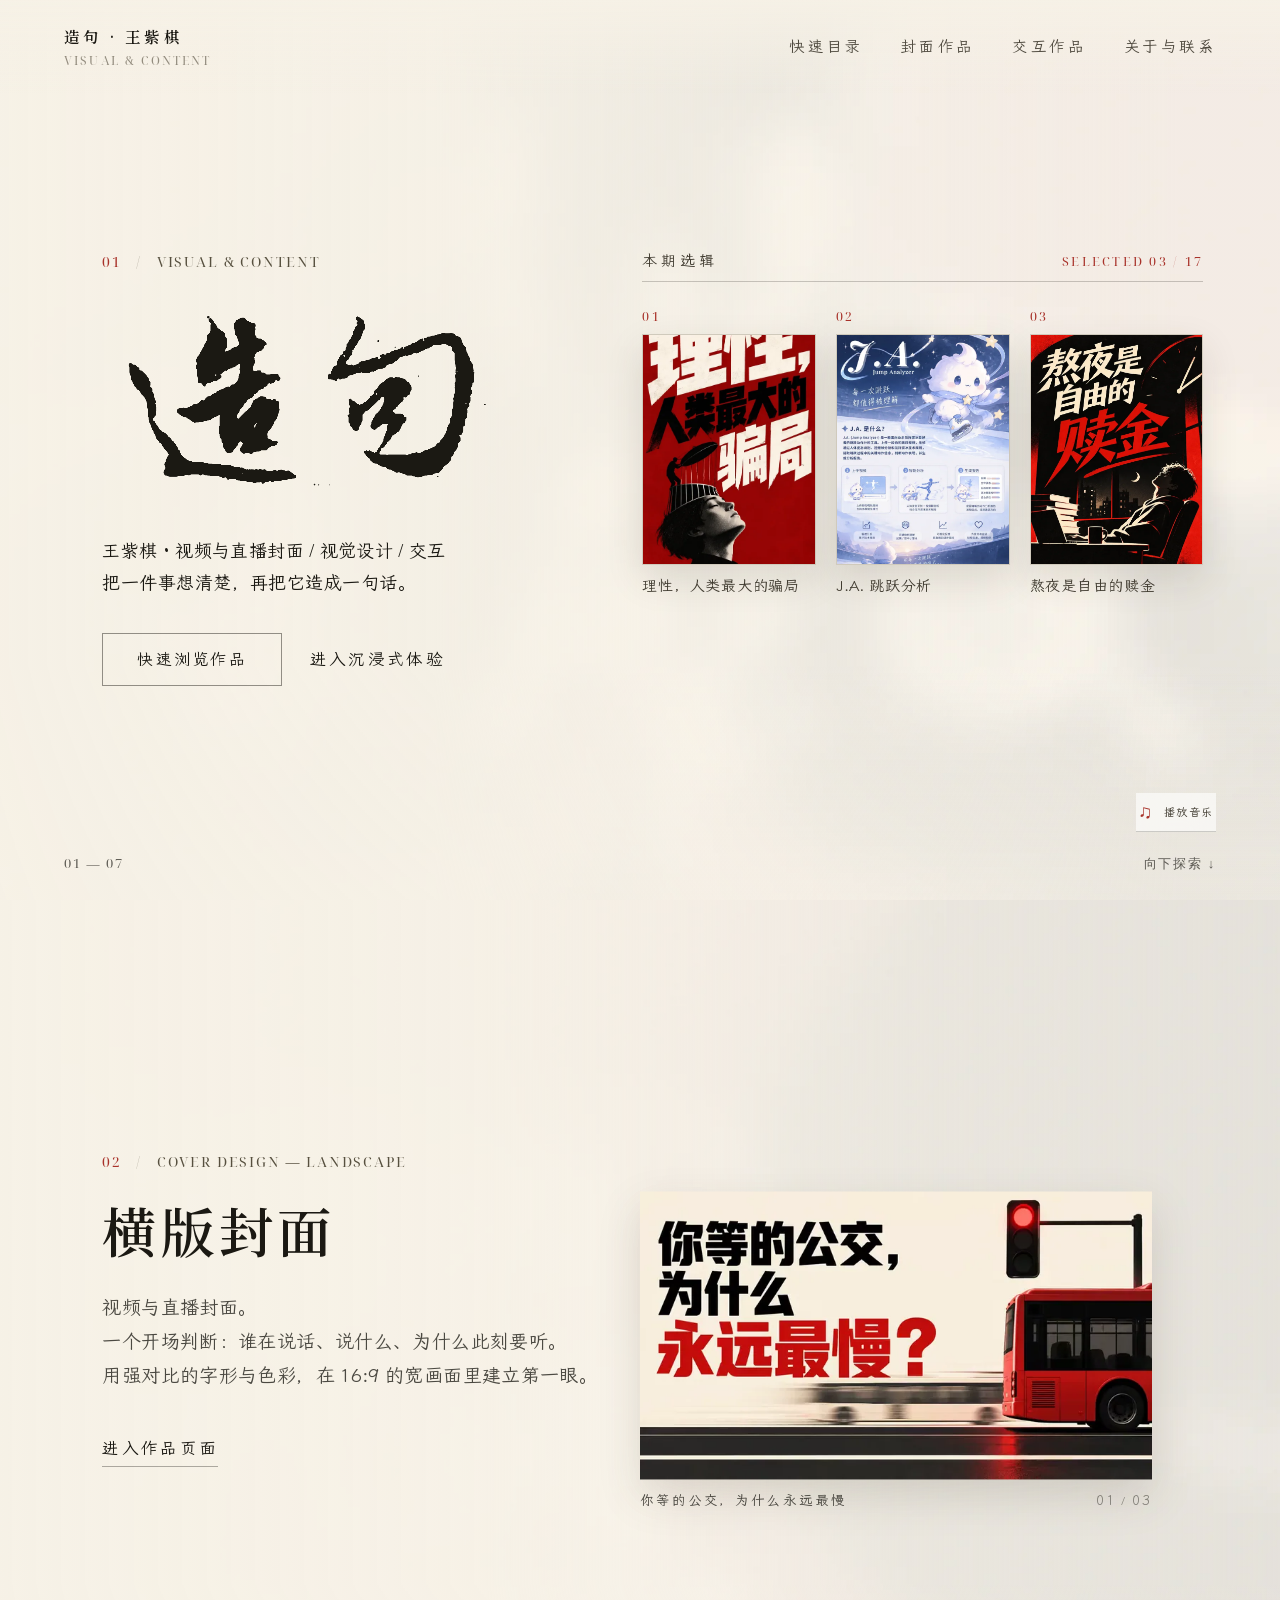
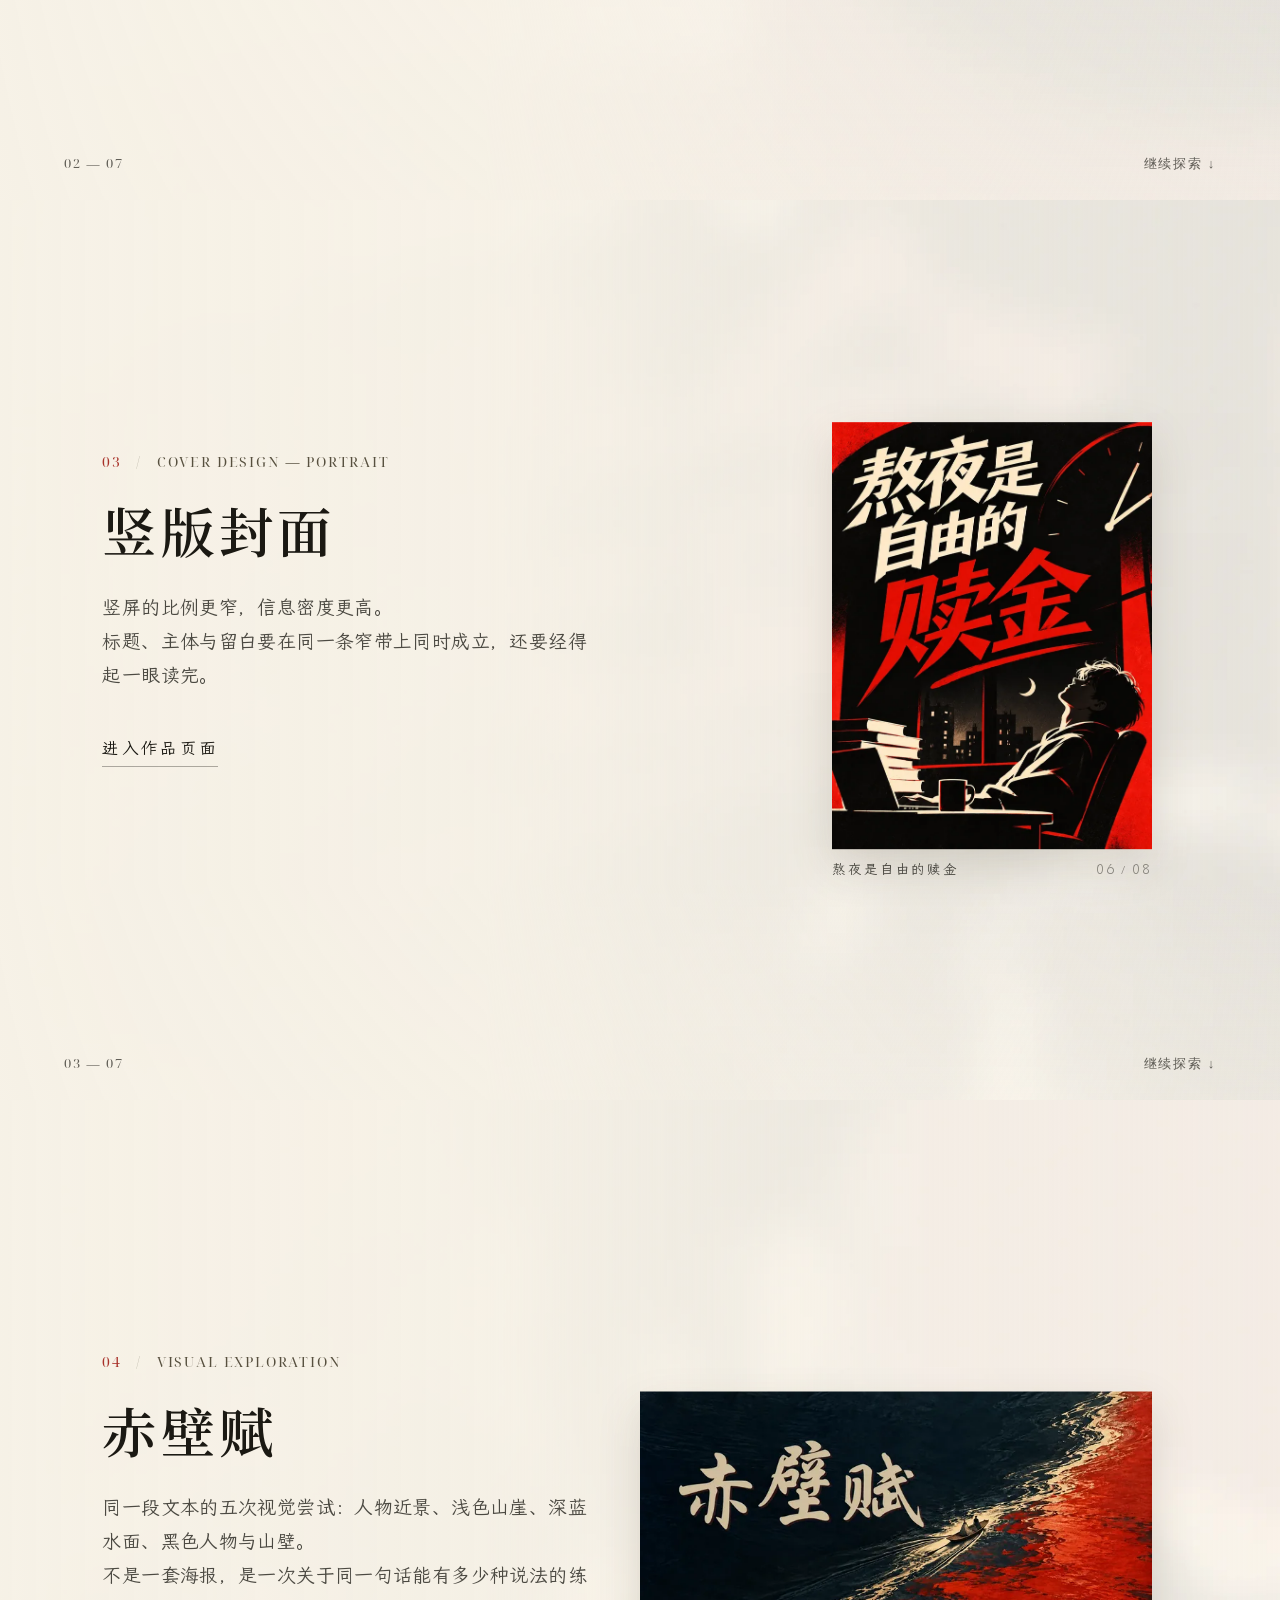
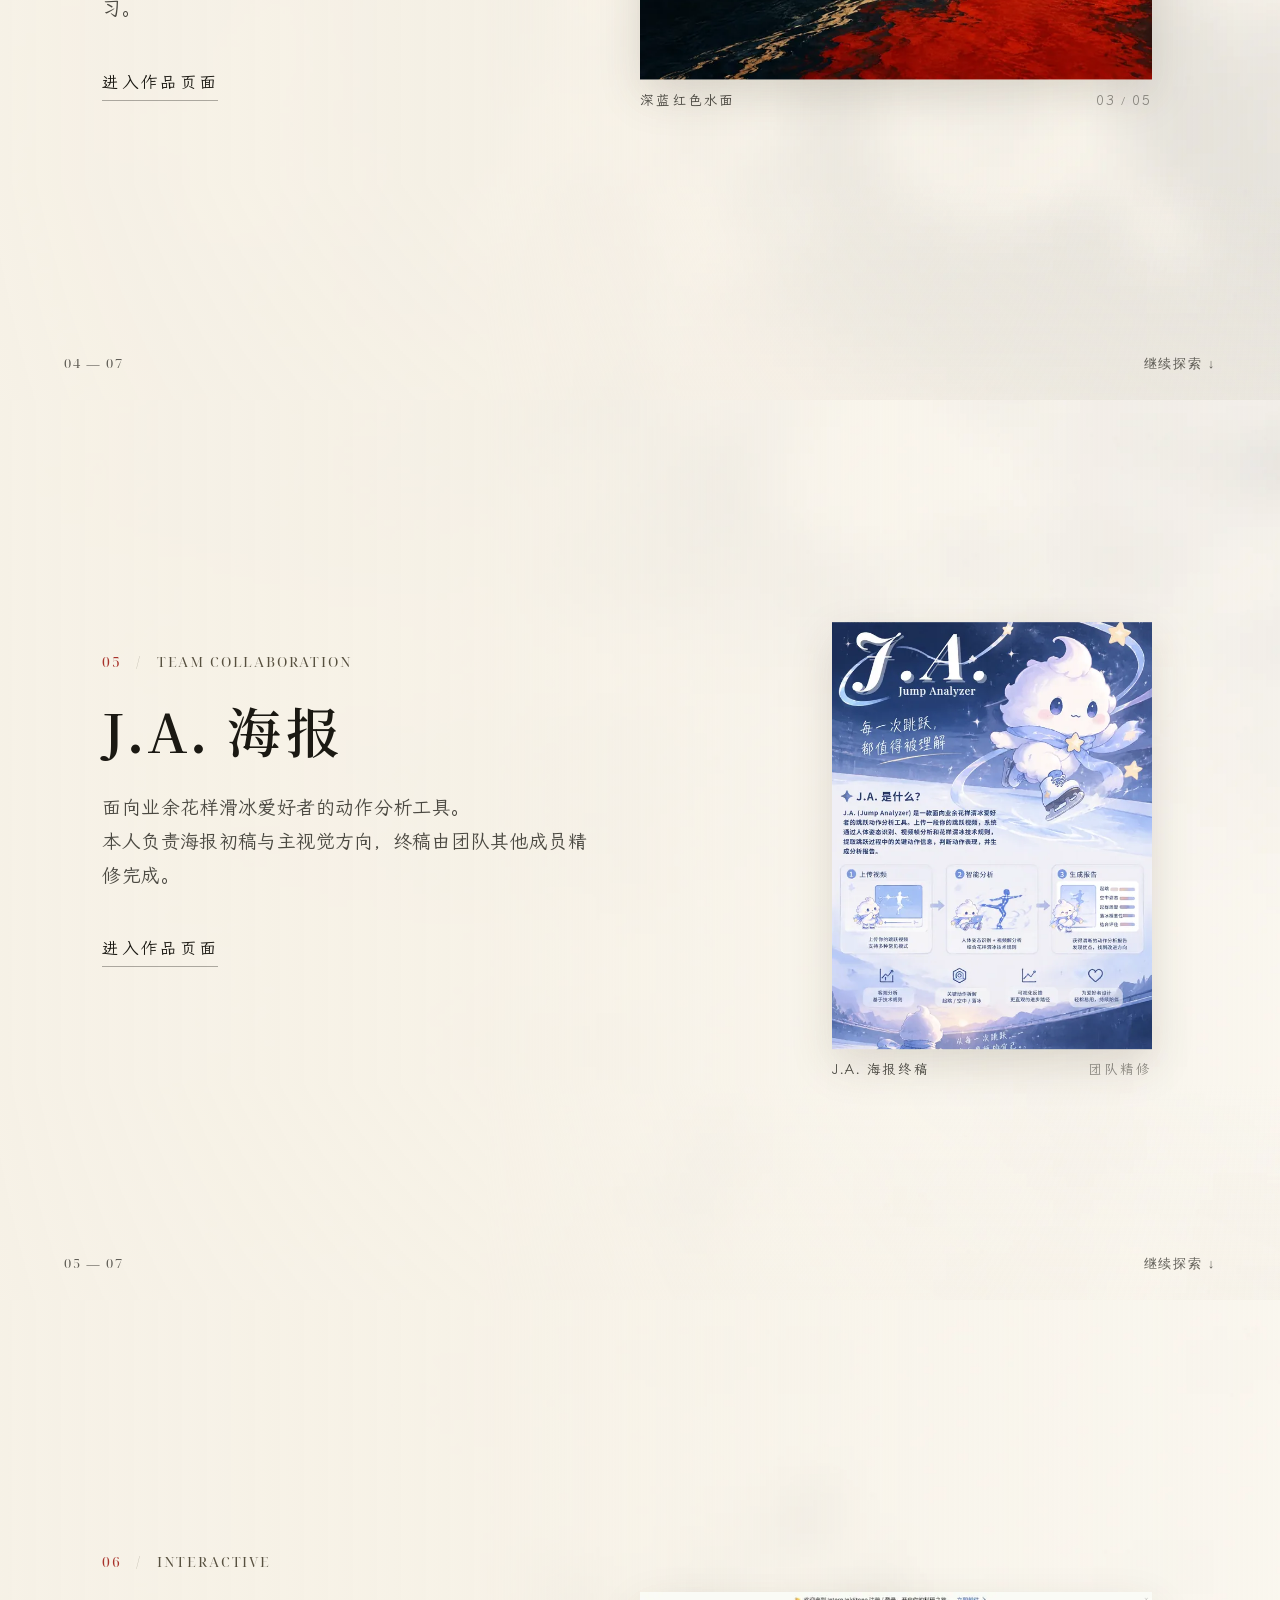
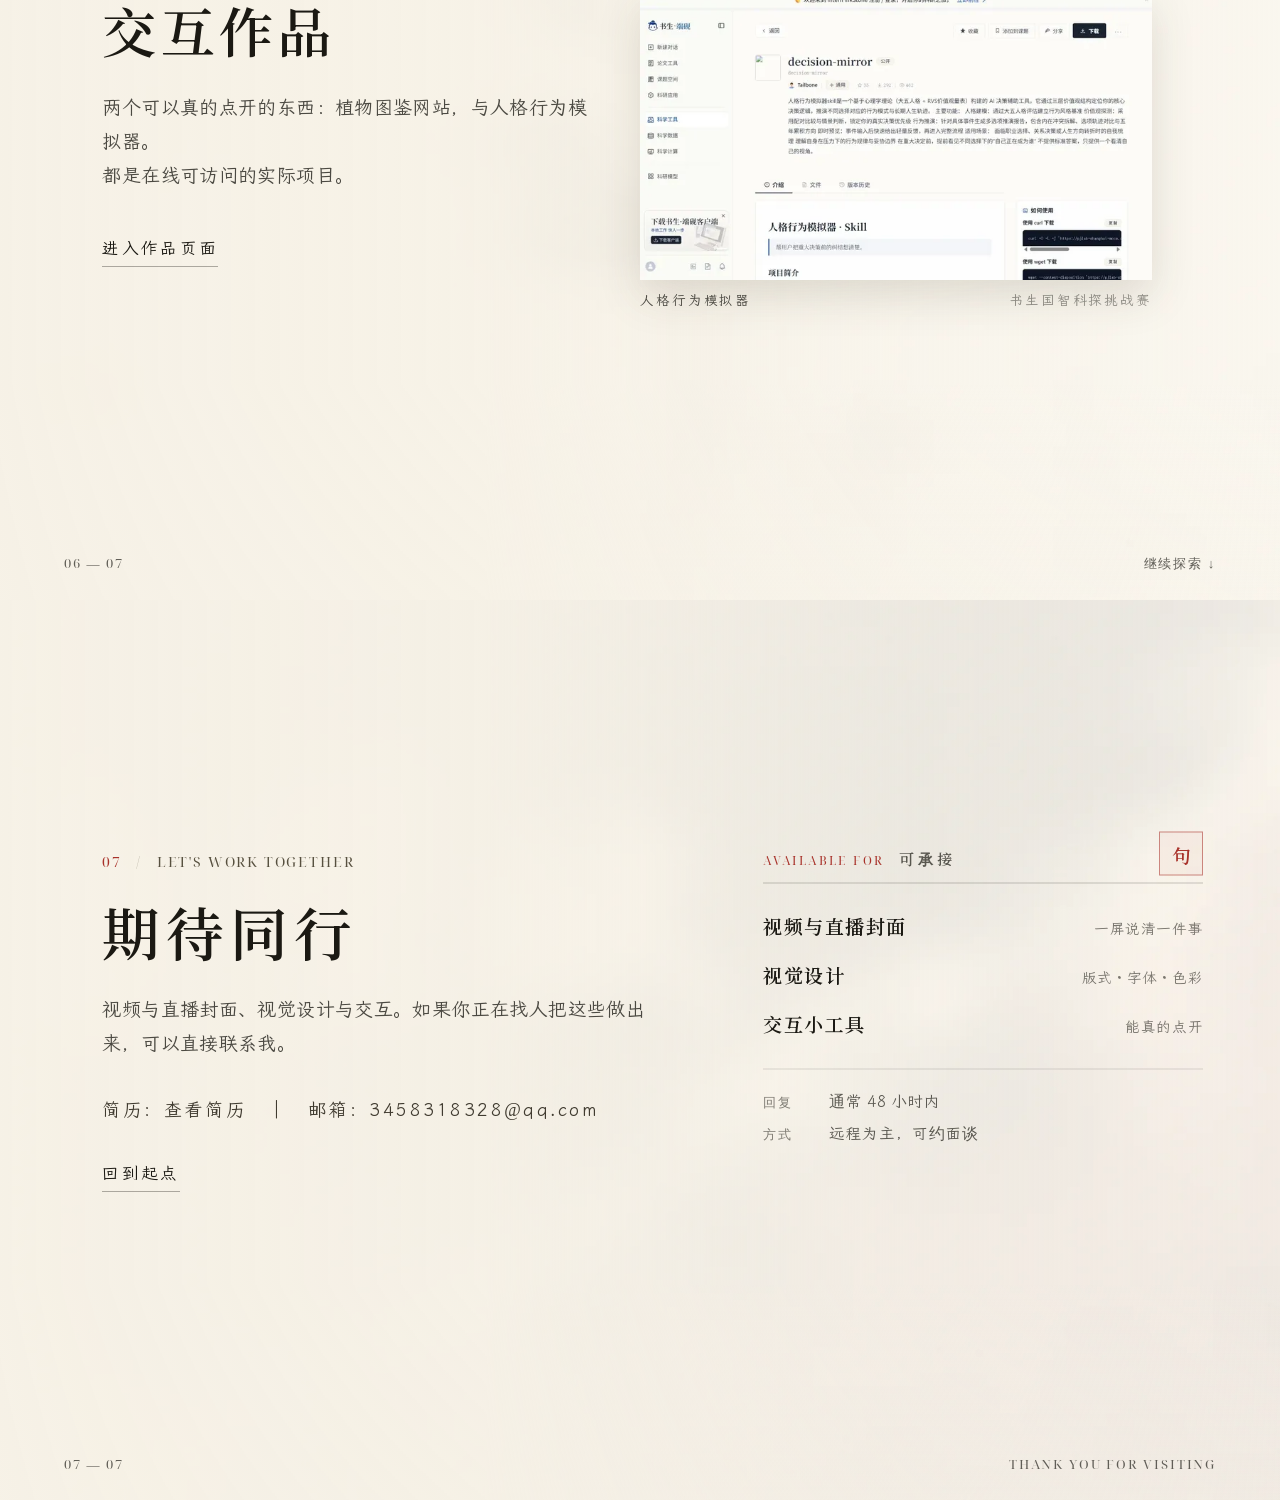
<file: index.html>
<!doctype html><html lang="zh-CN"><head><meta charset="utf-8"><meta name="viewport" content="width=device-width,initial-scale=1"><meta name="theme-color" content="#f6f1e6"><meta name="description" content="王紫棋作品集｜视频与直播封面、视觉设计与交互作品。"><title>造句 · 王紫棋作品集</title><link rel="icon" href="favicon.png"><link rel="stylesheet" href="style.css"><link rel="stylesheet" href="template.css"><link rel="stylesheet" href="custom.css"><link rel="stylesheet" href="theme-paper.css"><link rel="stylesheet" href="type.css"></head><body>
<header class="nav"><a class="brand" href="index.html#home" aria-label="回到首页"><span>造句 · 王紫棋</span><small>VISUAL &amp; CONTENT</small></a><nav aria-label="主导航"><a href="quick.html">快速目录</a><a href="#work-wide">封面作品</a><a href="#work-interactive">交互作品</a><a href="#contact">关于与联系</a></nav><button class="menu" aria-label="展开导航" aria-expanded="false">MENU <span>☰</span></button></header>
<aside class="music-widget" aria-label="背景音乐">
  <button class="music-toggle" id="music-toggle" type="button" aria-pressed="false" aria-label="播放背景音乐"><span class="music-symbol" aria-hidden="true">♫</span><span id="music-label">播放音乐</span></button>
  <audio id="music-player" loop preload="none"><source src="assets/demo-ambient.wav" type="audio/wav"></audio>
  <span class="music-status" id="music-status" role="status"></span>
</aside>
<main>
<section id="home" class="scene hero" style="--bg:url(assets/bg/blur-hero.webp)"><div class="shade"></div><div class="scene-content intro"><p class="eyebrow"><span>01</span> &nbsp; / &nbsp; VISUAL &amp; CONTENT</p><h1 class="title-art" aria-label="造句"><svg viewBox="0 0 1774 887" role="img" aria-hidden="true" xmlns="http://www.w3.org/2000/svg"><defs><filter id="title-ink" color-interpolation-filters="sRGB"><feColorMatrix type="matrix" values="-4 0 0 0 3.7 0 -4 0 0 3.7 0 0 -4 0 3.7 0 0 0 1 0"/></filter><mask id="title-mask" maskUnits="userSpaceOnUse" x="0" y="0" width="1774" height="887" style="mask-type:luminance"><image href="assets/title-zaoju.png" width="1774" height="887" filter="url(#title-ink)"/></mask></defs><rect x="0" y="0" width="1774" height="887" fill="#1b1913" mask="url(#title-mask)"/></svg></h1><p class="lead">王紫棋 · 视频与直播封面 / 视觉设计 / 交互<br>把一件事想清楚，再把它造成一句话。</p><div class="actions"><a class="button light" href="quick.html">快速浏览作品 </a><a class="textlink" href="#work-wide">进入沉浸式体验 </a></div></div><aside class="hero-feature" aria-label="本期选辑">
<p class="hf-head"><span>本期选辑</span><b>SELECTED 03 / 17</b></p>
<div class="hf-row">
<a class="hf-item" href="cover-tall.html"><span class="hf-no">01</span><figure><img loading="lazy" decoding="async" src="assets/thumbs/work-04.webp" alt="《理性，人类最大的骗局》竖版封面"></figure><span class="hf-cap">理性，人类最大的骗局</span></a>
<a class="hf-item" href="ja-poster.html"><span class="hf-no">02</span><figure><img loading="lazy" decoding="async" src="assets/thumbs/work-13.webp" alt="J.A. 跳跃分析工具海报"></figure><span class="hf-cap">J.A. 跳跃分析</span></a>
<a class="hf-item" href="cover-tall.html"><span class="hf-no">03</span><figure><img loading="lazy" decoding="async" src="assets/thumbs/work-12.webp" alt="《熬夜是自由的赎金》竖版封面"></figure><span class="hf-cap">熬夜是自由的赎金</span></a>
</div>
</aside>
<div class="scene-index"><span>01 — 07</span><span>向下探索 ↓</span></div></section>

<section id="work-wide" class="scene project-scene" style="--bg:url(assets/bg/blur-01.webp)"><div class="shade left-shade"></div><div class="scene-content narrow"><p class="eyebrow"><span>02</span> &nbsp; / &nbsp; COVER DESIGN — LANDSCAPE</p><h2 class="custom-heading template-heading">横版封面</h2><p class="bodycopy">视频与直播封面。<br>一个开场判断：谁在说话、说什么、为什么此刻要听。<br>用强对比的字形与色彩，在 16:9 的宽画面里建立第一眼。</p><a class="textlink underline" href="cover-wide.html">进入作品页面 </a></div><a class="project-art art-wide" href="cover-wide.html" aria-label="进入作品页面"><img loading="lazy" decoding="async" src="assets/thumbs/work-03.webp" alt="《你等的公交，为什么永远最慢》封面"><span>你等的公交，为什么永远最慢 <b>01 / 03</b></span></a><div class="scene-index"><span>02 — 07</span><span>继续探索 ↓</span></div></section>

<section id="work-tall" class="scene project-scene" style="--bg:url(assets/bg/blur-12.webp)"><div class="shade left-shade"></div><div class="scene-content narrow"><p class="eyebrow"><span>03</span> &nbsp; / &nbsp; COVER DESIGN — PORTRAIT</p><h2 class="custom-heading template-heading">竖版封面</h2><p class="bodycopy">竖屏的比例更窄，信息密度更高。<br>标题、主体与留白要在同一条窄带上同时成立，还要经得起一眼读完。</p><a class="textlink underline" href="cover-tall.html">进入作品页面 </a></div><a class="project-art art-tall" href="cover-tall.html" aria-label="进入作品页面"><img loading="lazy" decoding="async" src="assets/thumbs/work-12.webp" alt="《熬夜是自由的赎金》封面"><span>熬夜是自由的赎金 <b>06 / 08</b></span></a><div class="scene-index"><span>03 — 07</span><span>继续探索 ↓</span></div></section>

<section id="work-chibi" class="scene project-scene" style="--bg:url(assets/bg/blur-02.webp)"><div class="shade left-shade"></div><div class="scene-content narrow"><p class="eyebrow"><span>04</span> &nbsp; / &nbsp; VISUAL EXPLORATION</p><h2 class="custom-heading template-heading">赤壁赋</h2><p class="bodycopy">同一段文本的五次视觉尝试：人物近景、浅色山崖、深蓝水面、黑色人物与山壁。<br>不是一套海报，是一次关于同一句话能有多少种说法的练习。</p><a class="textlink underline" href="chibi.html">进入作品页面 </a></div><a class="project-art art-wide" href="chibi.html" aria-label="进入作品页面"><img loading="lazy" decoding="async" src="assets/thumbs/work-15.webp" alt="《赤壁赋》深蓝红色水面"><span>深蓝红色水面 <b>03 / 05</b></span></a><div class="scene-index"><span>04 — 07</span><span>继续探索 ↓</span></div></section>

<section id="work-ja" class="scene project-scene" style="--bg:url(assets/bg/blur-13.webp)"><div class="shade left-shade"></div><div class="scene-content narrow"><p class="eyebrow"><span>05</span> &nbsp; / &nbsp; TEAM COLLABORATION</p><h2 class="custom-heading template-heading">J.A. 海报</h2><p class="bodycopy">面向业余花样滑冰爱好者的动作分析工具。<br>本人负责海报初稿与主视觉方向，终稿由团队其他成员精修完成。</p><a class="textlink underline" href="ja-poster.html">进入作品页面 </a></div><a class="project-art art-tall" href="ja-poster.html" aria-label="进入作品页面"><img loading="lazy" decoding="async" src="assets/thumbs/work-13.webp" alt="J.A. 花滑跳跃分析工具海报终稿"><span>J.A. 海报终稿 <b>团队精修</b></span></a><div class="scene-index"><span>05 — 07</span><span>继续探索 ↓</span></div></section>

<section id="work-interactive" class="scene project-scene" style="--bg:url(assets/bg/blur-botany.webp)"><div class="shade left-shade"></div><div class="scene-content narrow"><p class="eyebrow"><span>06</span> &nbsp; / &nbsp; INTERACTIVE</p><h2 class="custom-heading template-heading">交互作品</h2><p class="bodycopy">两个可以真的点开的东西：植物图鉴网站，与人格行为模拟器。<br>都是在线可访问的实际项目。</p><a class="textlink underline" href="interactive.html">进入作品页面 </a></div><a class="project-art art-wide" href="interactive.html" aria-label="进入作品页面"><img loading="lazy" decoding="async" src="assets/thumbs/simulator.webp" alt="人格行为模拟器项目介绍页"><span>人格行为模拟器 <b>书生国智科探挑战赛</b></span></a><div class="scene-index"><span>06 — 07</span><span>继续探索 ↓</span></div></section>

<section id="contact" class="scene end" style="--bg:url(assets/bg/blur-15.webp)"><div class="shade left-shade"></div><div class="scene-content narrow"><p class="eyebrow"><span>07</span> &nbsp; / &nbsp; LET'S WORK TOGETHER</p><h2 class="custom-heading" style="line-height:1.2"><span class="end-title">期待同行</span></h2><p class="bodycopy">视频与直播封面、视觉设计与交互。如果你正在找人把这些做出来，可以直接联系我。</p><p class="contact-note">简历：<a href="assets/resume.png" target="_blank" rel="noopener">查看简历</a>　｜　邮箱：<a href="mailto:3458318328@qq.com">3458318328@qq.com</a></p><a class="textlink underline" href="#home">回到起点 </a></div><aside class="end-panel" aria-label="可承接的工作与联系方式"><p class="ep-label"><span>AVAILABLE FOR</span><b>可承接</b></p><ul class="ep-list"><li><strong>视频与直播封面</strong><em>一屏说清一件事</em></li><li><strong>视觉设计</strong><em>版式 · 字体 · 色彩</em></li><li><strong>交互小工具</strong><em>能真的点开</em></li></ul><dl class="ep-meta"><div><dt>回复</dt><dd>通常 48 小时内</dd></div><div><dt>方式</dt><dd>远程为主，可约面谈</dd></div></dl><span class="ep-seal" aria-hidden="true">句</span></aside><div class="scene-index"><span>07 — 07</span><span>THANK YOU FOR VISITING</span></div></section>
</main>
<dialog id="detail" aria-labelledby="detail-title"><div class="dialog-top"><span>王紫棋 / SELECTED WORKS</span><button id="close" aria-label="关闭作品详情">关闭 ×</button></div><div id="detail-content"></div></dialog>
<script defer src="scene-transitions.js"></script><script defer src="reveal.js"></script><script defer src="cursor.js"></script><script defer src="liquid-fallback.js"></script><script defer src="liquid.js"></script><script defer src="script.js"></script><script defer src="music.js"></script><script defer src="navigator.js"></script></body></html>
</file>
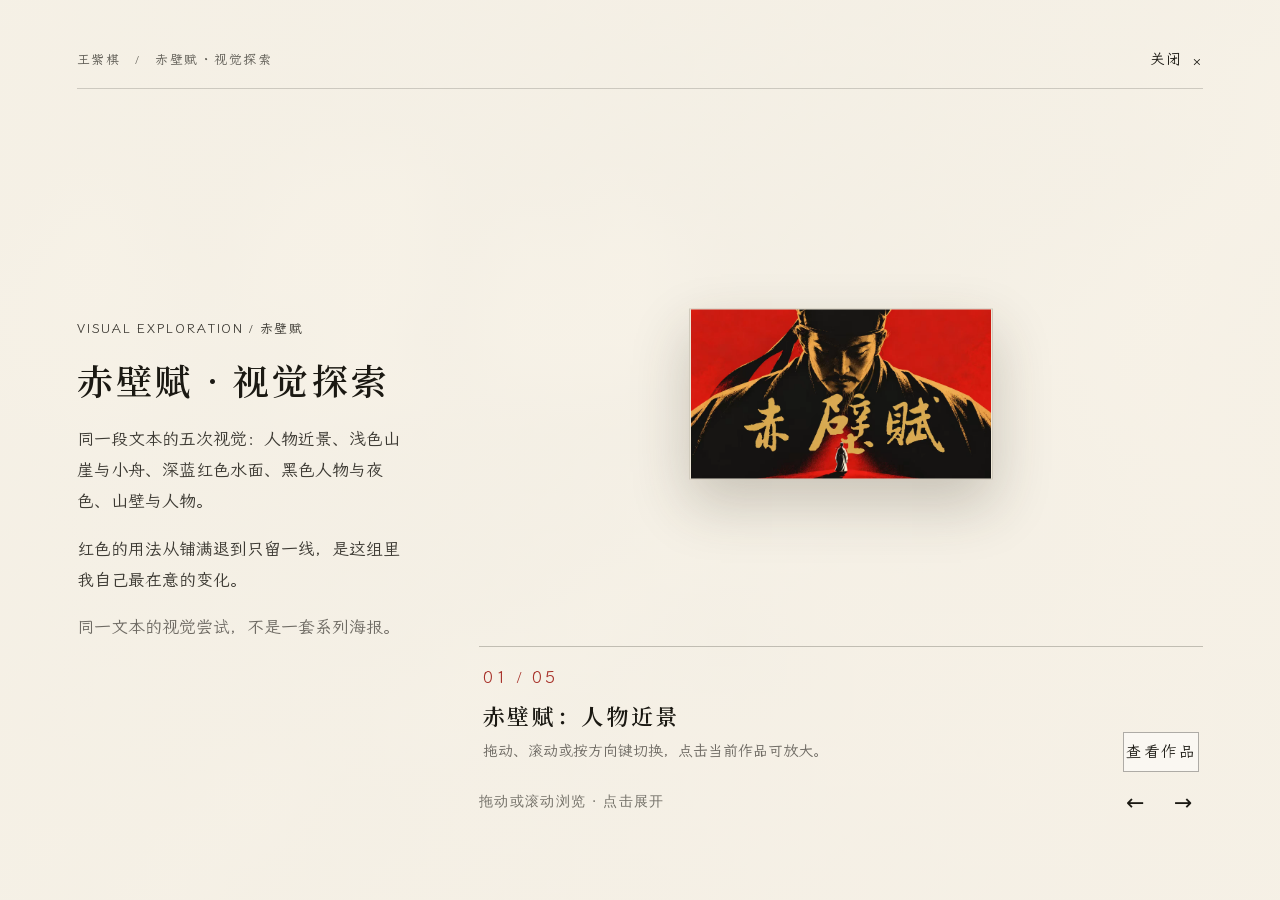
<file: chibi.html>
<!doctype html><html lang="zh-CN"><head><meta charset="utf-8"><meta name="viewport" content="width=device-width,initial-scale=1"><meta name="theme-color" content="#f6f1e6"><title>赤壁赋 · 视觉探索｜造句 · 王紫棋</title><link rel="icon" href="favicon.png"><link rel="stylesheet" href="style.css"><link rel="stylesheet" href="projects.css"><link rel="stylesheet" href="custom.css"><link rel="stylesheet" href="theme-paper.css"><link rel="stylesheet" href="type.css"></head><body id="exhibit-viewer" class="standalone-exhibition"><header class="viewer-bar"><a href="index.html#work-chibi" class="viewer-back">关闭 <span aria-hidden="true">×</span></a><span>王紫棋 &nbsp; / &nbsp; 赤壁赋 · 视觉探索</span></header><main class="viewer-grid viewer-grid-immersive"><div class="viewer-copy"><p class="viewer-kicker">VISUAL EXPLORATION / 赤壁赋</p><h1 class="standalone-title">赤壁赋 · 视觉探索</h1><p>同一段文本的五次视觉：人物近景、浅色山崖与小舟、深蓝红色水面、黑色人物与夜色、山壁与人物。</p><p>红色的用法从铺满退到只留一线，是这组里我自己最在意的变化。</p><p class="viewer-note">同一文本的视觉尝试，不是一套系列海报。</p></div><div class="detail-exhibition"><div class="detail-stage" id="detail-stage" tabindex="0" aria-label="拖动、滚动或使用左右箭头切换作品"><button class="detail-card" data-media="0" aria-label="选择作品 1"><img src="assets/work/work-02.webp" alt="赤壁赋：人物近景" loading="lazy"><span class="detail-card-label">赤壁赋：人物近景</span></button><button class="detail-card" data-media="1" aria-label="选择作品 2"><img src="assets/work/work-14.webp" alt="赤壁赋：浅色山崖小舟" loading="lazy"><span class="detail-card-label">赤壁赋：浅色山崖小舟</span></button><button class="detail-card" data-media="2" aria-label="选择作品 3"><img src="assets/work/work-15.webp" alt="赤壁赋：深蓝红色水面" loading="lazy"><span class="detail-card-label">赤壁赋：深蓝红色水面</span></button><button class="detail-card" data-media="3" aria-label="选择作品 4"><img src="assets/work/work-16.webp" alt="赤壁赋：黑色人物小舟" loading="lazy"><span class="detail-card-label">赤壁赋：黑色人物小舟</span></button><button class="detail-card" data-media="4" aria-label="选择作品 5"><img src="assets/work/work-17.webp" alt="赤壁赋：山壁与人物" loading="lazy"><span class="detail-card-label">赤壁赋：山壁与人物</span></button></div><div class="detail-info"><div><p class="exhibit-kicker" id="viewer-counter"></p><h2 id="detail-media-title"></h2><p>拖动、滚动或按方向键切换，点击当前作品可放大。</p></div><button class="exhibit-open" id="detail-media-action">查看作品</button></div><div class="exhibit-controls"><span>拖动或滚动浏览 · 点击展开</span><div><button id="media-prev" aria-label="上一个作品">←</button><button id="media-next" aria-label="下一个作品">→</button></div></div></div></main><div class="detail-player" id="detail-player-wrap" role="dialog" aria-modal="true" aria-label="作品预览" hidden><button id="detail-player-close" aria-label="关闭作品预览">关闭 ×</button><div id="detail-player"></div></div><script id="media-data" type="application/json">[["image", "assets/work/work-02.webp", "赤壁赋：人物近景"], ["image", "assets/work/work-14.webp", "赤壁赋：浅色山崖小舟"], ["image", "assets/work/work-15.webp", "赤壁赋：深蓝红色水面"], ["image", "assets/work/work-16.webp", "赤壁赋：黑色人物小舟"], ["image", "assets/work/work-17.webp", "赤壁赋：山壁与人物"]]</script><script src="cursor.js"></script><script src="liquid-fallback.js"></script><script src="liquid.js"></script><script src="projects.js"></script></body></html>
</file>
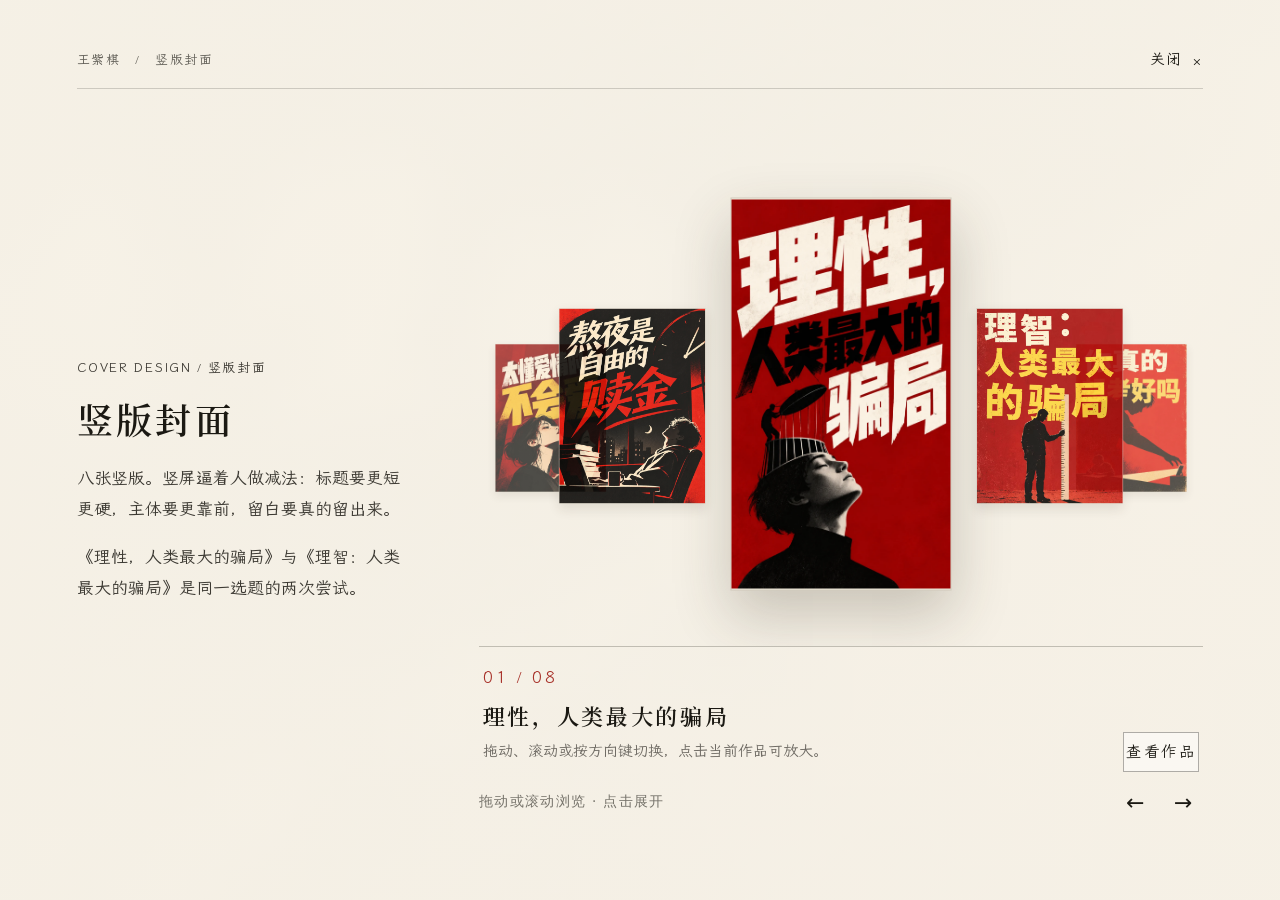
<file: cover-tall.html>
<!doctype html><html lang="zh-CN"><head><meta charset="utf-8"><meta name="viewport" content="width=device-width,initial-scale=1"><meta name="theme-color" content="#f6f1e6"><title>竖版封面｜造句 · 王紫棋</title><link rel="icon" href="favicon.png"><link rel="stylesheet" href="style.css"><link rel="stylesheet" href="projects.css"><link rel="stylesheet" href="custom.css"><link rel="stylesheet" href="theme-paper.css"><link rel="stylesheet" href="type.css"></head><body id="exhibit-viewer" class="standalone-exhibition"><header class="viewer-bar"><a href="index.html#work-tall" class="viewer-back">关闭 <span aria-hidden="true">×</span></a><span>王紫棋 &nbsp; / &nbsp; 竖版封面</span></header><main class="viewer-grid viewer-grid-immersive"><div class="viewer-copy"><p class="viewer-kicker">COVER DESIGN / 竖版封面</p><h1 class="standalone-title">竖版封面</h1><p>八张竖版。竖屏逼着人做减法：标题要更短更硬，主体要更靠前，留白要真的留出来。</p><p>《理性，人类最大的骗局》与《理智：人类最大的骗局》是同一选题的两次尝试。</p></div><div class="detail-exhibition"><div class="detail-stage" id="detail-stage" tabindex="0" aria-label="拖动、滚动或使用左右箭头切换作品"><button class="detail-card" data-media="0" aria-label="选择作品 1"><img src="assets/work/work-04.webp" alt="理性，人类最大的骗局" loading="lazy"><span class="detail-card-label">理性，人类最大的骗局</span></button><button class="detail-card" data-media="1" aria-label="选择作品 2"><img src="assets/work/work-05.webp" alt="理智：人类最大的骗局" loading="lazy"><span class="detail-card-label">理智：人类最大的骗局</span></button><button class="detail-card" data-media="2" aria-label="选择作品 3"><img src="assets/work/work-06.webp" alt="你真的想考好吗" loading="lazy"><span class="detail-card-label">你真的想考好吗</span></button><button class="detail-card" data-media="3" aria-label="选择作品 4"><img src="assets/work/work-08.webp" alt="焦虑人传人，考试前心态自救" loading="lazy"><span class="detail-card-label">焦虑人传人，考试前心态自救</span></button><button class="detail-card" data-media="4" aria-label="选择作品 5"><img src="assets/work/work-09.webp" alt="答对问题，答错意图" loading="lazy"><span class="detail-card-label">答对问题，答错意图</span></button><button class="detail-card" data-media="5" aria-label="选择作品 6"><img src="assets/work/work-10.webp" alt="重要的知识点" loading="lazy"><span class="detail-card-label">重要的知识点</span></button><button class="detail-card" data-media="6" aria-label="选择作品 7"><img src="assets/work/work-11.webp" alt="太懂爱情的人不会爱" loading="lazy"><span class="detail-card-label">太懂爱情的人不会爱</span></button><button class="detail-card" data-media="7" aria-label="选择作品 8"><img src="assets/work/work-12.webp" alt="熬夜是自由的赎金" loading="lazy"><span class="detail-card-label">熬夜是自由的赎金</span></button></div><div class="detail-info"><div><p class="exhibit-kicker" id="viewer-counter"></p><h2 id="detail-media-title"></h2><p>拖动、滚动或按方向键切换，点击当前作品可放大。</p></div><button class="exhibit-open" id="detail-media-action">查看作品</button></div><div class="exhibit-controls"><span>拖动或滚动浏览 · 点击展开</span><div><button id="media-prev" aria-label="上一个作品">←</button><button id="media-next" aria-label="下一个作品">→</button></div></div></div></main><div class="detail-player" id="detail-player-wrap" role="dialog" aria-modal="true" aria-label="作品预览" hidden><button id="detail-player-close" aria-label="关闭作品预览">关闭 ×</button><div id="detail-player"></div></div><script id="media-data" type="application/json">[["image", "assets/work/work-04.webp", "理性，人类最大的骗局"], ["image", "assets/work/work-05.webp", "理智：人类最大的骗局"], ["image", "assets/work/work-06.webp", "你真的想考好吗"], ["image", "assets/work/work-08.webp", "焦虑人传人，考试前心态自救"], ["image", "assets/work/work-09.webp", "答对问题，答错意图"], ["image", "assets/work/work-10.webp", "重要的知识点"], ["image", "assets/work/work-11.webp", "太懂爱情的人不会爱"], ["image", "assets/work/work-12.webp", "熬夜是自由的赎金"]]</script><script src="cursor.js"></script><script src="liquid-fallback.js"></script><script src="liquid.js"></script><script src="projects.js"></script></body></html>
</file>
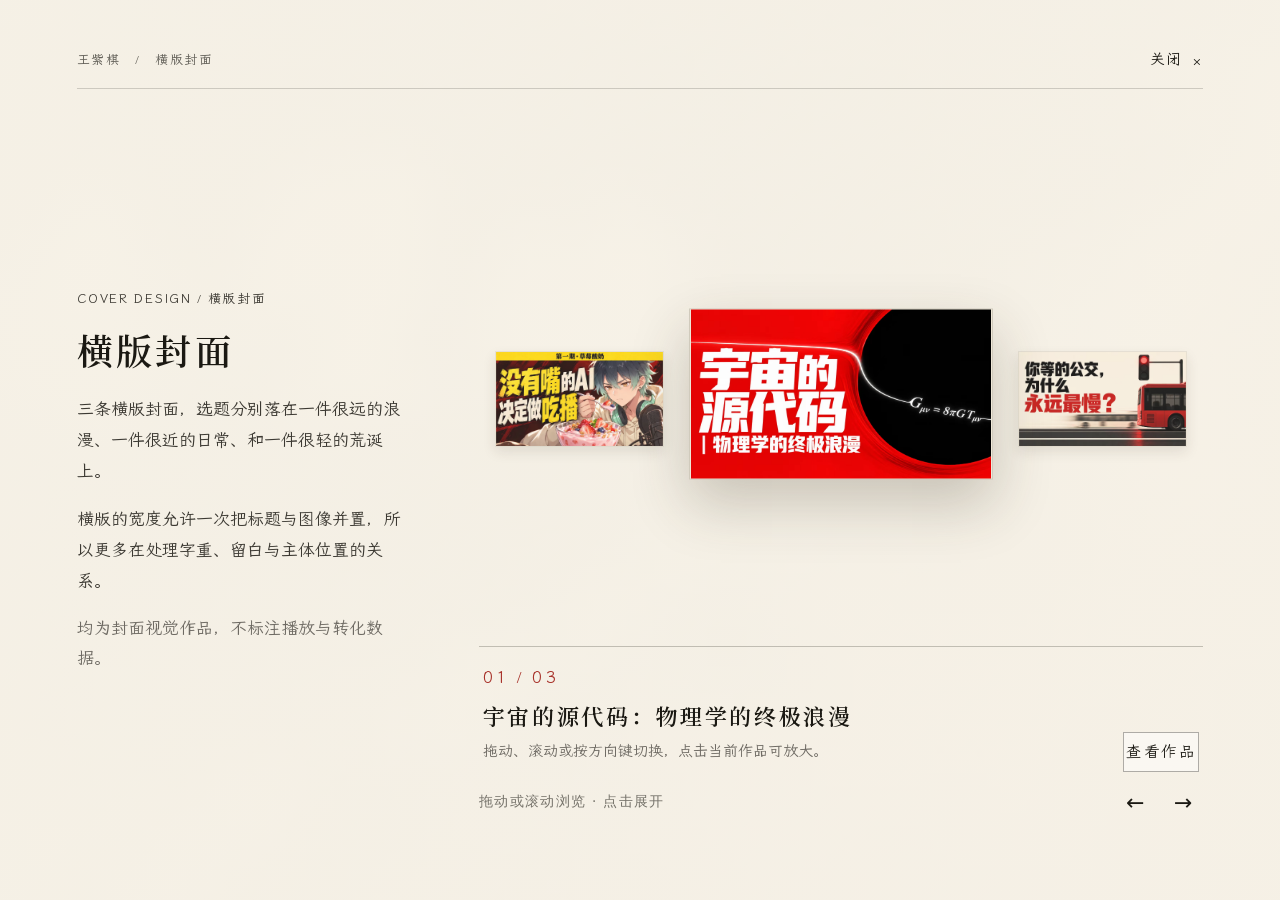
<file: cover-wide.html>
<!doctype html><html lang="zh-CN"><head><meta charset="utf-8"><meta name="viewport" content="width=device-width,initial-scale=1"><meta name="theme-color" content="#f6f1e6"><title>横版封面｜造句 · 王紫棋</title><link rel="icon" href="favicon.png"><link rel="stylesheet" href="style.css"><link rel="stylesheet" href="projects.css"><link rel="stylesheet" href="custom.css"><link rel="stylesheet" href="theme-paper.css"><link rel="stylesheet" href="type.css"></head><body id="exhibit-viewer" class="standalone-exhibition"><header class="viewer-bar"><a href="index.html#work-wide" class="viewer-back">关闭 <span aria-hidden="true">×</span></a><span>王紫棋 &nbsp; / &nbsp; 横版封面</span></header><main class="viewer-grid viewer-grid-immersive"><div class="viewer-copy"><p class="viewer-kicker">COVER DESIGN / 横版封面</p><h1 class="standalone-title">横版封面</h1><p>三条横版封面，选题分别落在一件很远的浪漫、一件很近的日常、和一件很轻的荒诞上。</p><p>横版的宽度允许一次把标题与图像并置，所以更多在处理字重、留白与主体位置的关系。</p><p class="viewer-note">均为封面视觉作品，不标注播放与转化数据。</p></div><div class="detail-exhibition"><div class="detail-stage" id="detail-stage" tabindex="0" aria-label="拖动、滚动或使用左右箭头切换作品"><button class="detail-card" data-media="0" aria-label="选择作品 1"><img src="assets/work/work-01.webp" alt="宇宙的源代码：物理学的终极浪漫" loading="lazy"><span class="detail-card-label">宇宙的源代码：物理学的终极浪漫</span></button><button class="detail-card" data-media="1" aria-label="选择作品 2"><img src="assets/work/work-03.webp" alt="你等的公交，为什么永远最慢" loading="lazy"><span class="detail-card-label">你等的公交，为什么永远最慢</span></button><button class="detail-card" data-media="2" aria-label="选择作品 3"><img src="assets/work/work-07.webp" alt="没有嘴的 AI 决定做吃播，第一期草莓酸奶" loading="lazy"><span class="detail-card-label">没有嘴的 AI 决定做吃播，第一期草莓酸奶</span></button></div><div class="detail-info"><div><p class="exhibit-kicker" id="viewer-counter"></p><h2 id="detail-media-title"></h2><p>拖动、滚动或按方向键切换，点击当前作品可放大。</p></div><button class="exhibit-open" id="detail-media-action">查看作品</button></div><div class="exhibit-controls"><span>拖动或滚动浏览 · 点击展开</span><div><button id="media-prev" aria-label="上一个作品">←</button><button id="media-next" aria-label="下一个作品">→</button></div></div></div></main><div class="detail-player" id="detail-player-wrap" role="dialog" aria-modal="true" aria-label="作品预览" hidden><button id="detail-player-close" aria-label="关闭作品预览">关闭 ×</button><div id="detail-player"></div></div><script id="media-data" type="application/json">[["image", "assets/work/work-01.webp", "宇宙的源代码：物理学的终极浪漫"], ["image", "assets/work/work-03.webp", "你等的公交，为什么永远最慢"], ["image", "assets/work/work-07.webp", "没有嘴的 AI 决定做吃播，第一期草莓酸奶"]]</script><script src="cursor.js"></script><script src="liquid-fallback.js"></script><script src="liquid.js"></script><script src="projects.js"></script></body></html>
</file>
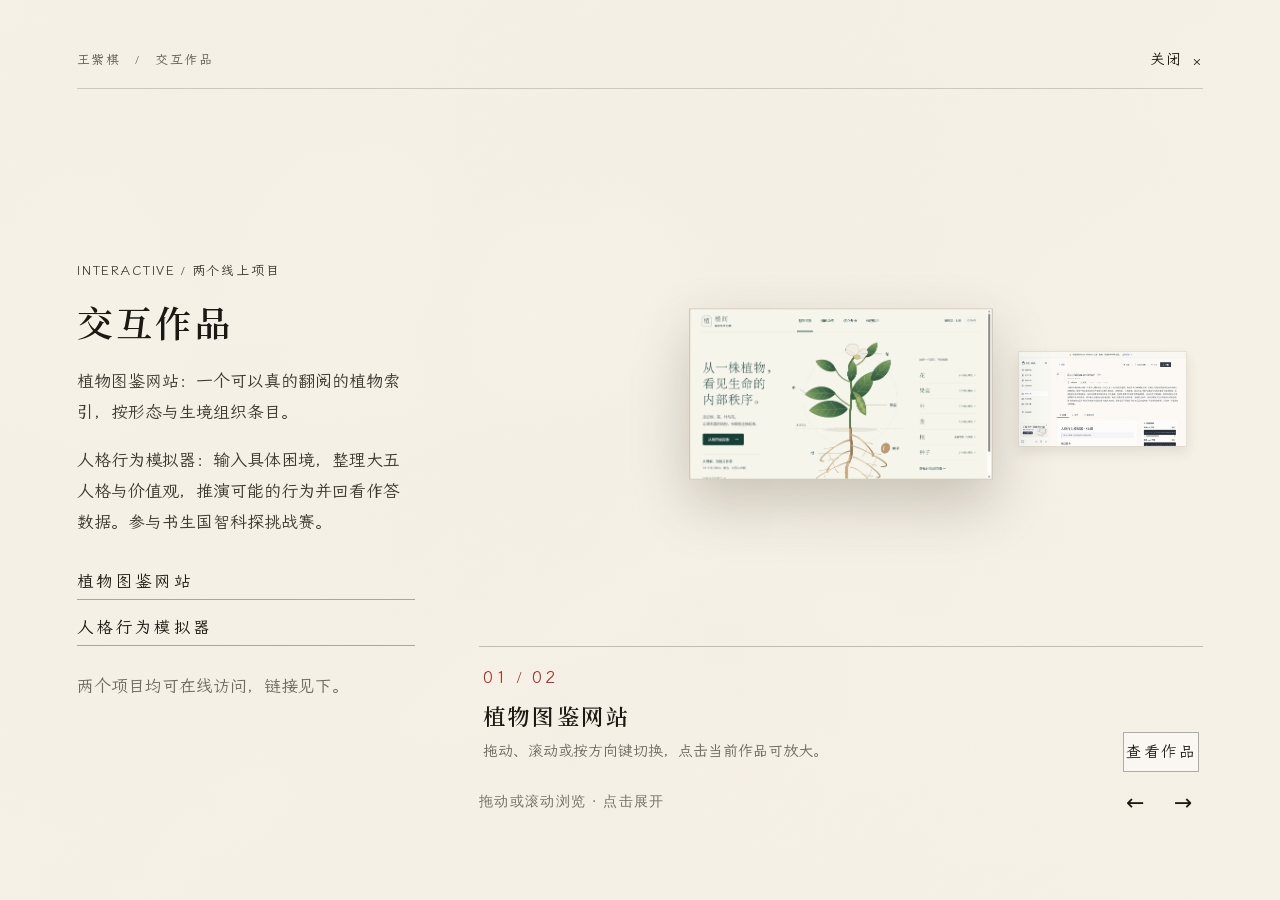
<file: interactive.html>
<!doctype html><html lang="zh-CN"><head><meta charset="utf-8"><meta name="viewport" content="width=device-width,initial-scale=1"><meta name="theme-color" content="#f6f1e6"><title>交互作品｜造句 · 王紫棋</title><link rel="icon" href="favicon.png"><link rel="stylesheet" href="style.css"><link rel="stylesheet" href="projects.css"><link rel="stylesheet" href="custom.css"><link rel="stylesheet" href="theme-paper.css"><link rel="stylesheet" href="type.css"></head><body id="exhibit-viewer" class="standalone-exhibition"><header class="viewer-bar"><a href="index.html#work-interactive" class="viewer-back">关闭 <span aria-hidden="true">×</span></a><span>王紫棋 &nbsp; / &nbsp; 交互作品</span></header><main class="viewer-grid viewer-grid-immersive"><div class="viewer-copy"><p class="viewer-kicker">INTERACTIVE / 两个线上项目</p><h1 class="standalone-title">交互作品</h1><p>植物图鉴网站：一个可以真的翻阅的植物索引，按形态与生境组织条目。</p><p>人格行为模拟器：输入具体困境，整理大五人格与价值观，推演可能的行为并回看作答数据。参与书生国智科探挑战赛。</p><div style="margin:26px 0"><a class="textlink underline" href="https://3458318328-alt.github.io/botany-atlas/" target="_blank" rel="noopener" style="display:block;margin-top:10px">植物图鉴网站</a><a class="textlink underline" href="https://discovery.intern-ai.org.cn/scp/skill/697" target="_blank" rel="noopener" style="display:block;margin-top:10px">人格行为模拟器</a></div><p class="viewer-note">两个项目均可在线访问，链接见下。</p></div><div class="detail-exhibition"><div class="detail-stage" id="detail-stage" tabindex="0" aria-label="拖动、滚动或使用左右箭头切换作品"><button class="detail-card" data-media="0" aria-label="选择作品 1"><img src="assets/work/botany.webp" alt="植物图鉴网站" loading="lazy"><span class="detail-card-label">植物图鉴网站</span></button><button class="detail-card" data-media="1" aria-label="选择作品 2"><img src="assets/work/simulator.webp" alt="人格行为模拟器项目页" loading="lazy"><span class="detail-card-label">人格行为模拟器项目页</span></button></div><div class="detail-info"><div><p class="exhibit-kicker" id="viewer-counter"></p><h2 id="detail-media-title"></h2><p>拖动、滚动或按方向键切换，点击当前作品可放大。</p></div><button class="exhibit-open" id="detail-media-action">查看作品</button></div><div class="exhibit-controls"><span>拖动或滚动浏览 · 点击展开</span><div><button id="media-prev" aria-label="上一个作品">←</button><button id="media-next" aria-label="下一个作品">→</button></div></div></div></main><div class="detail-player" id="detail-player-wrap" role="dialog" aria-modal="true" aria-label="作品预览" hidden><button id="detail-player-close" aria-label="关闭作品预览">关闭 ×</button><div id="detail-player"></div></div><script id="media-data" type="application/json">[["image", "assets/work/botany.webp", "植物图鉴网站"], ["image", "assets/work/simulator.webp", "人格行为模拟器项目页"]]</script><script src="cursor.js"></script><script src="liquid-fallback.js"></script><script src="liquid.js"></script><script src="projects.js"></script></body></html>
</file>
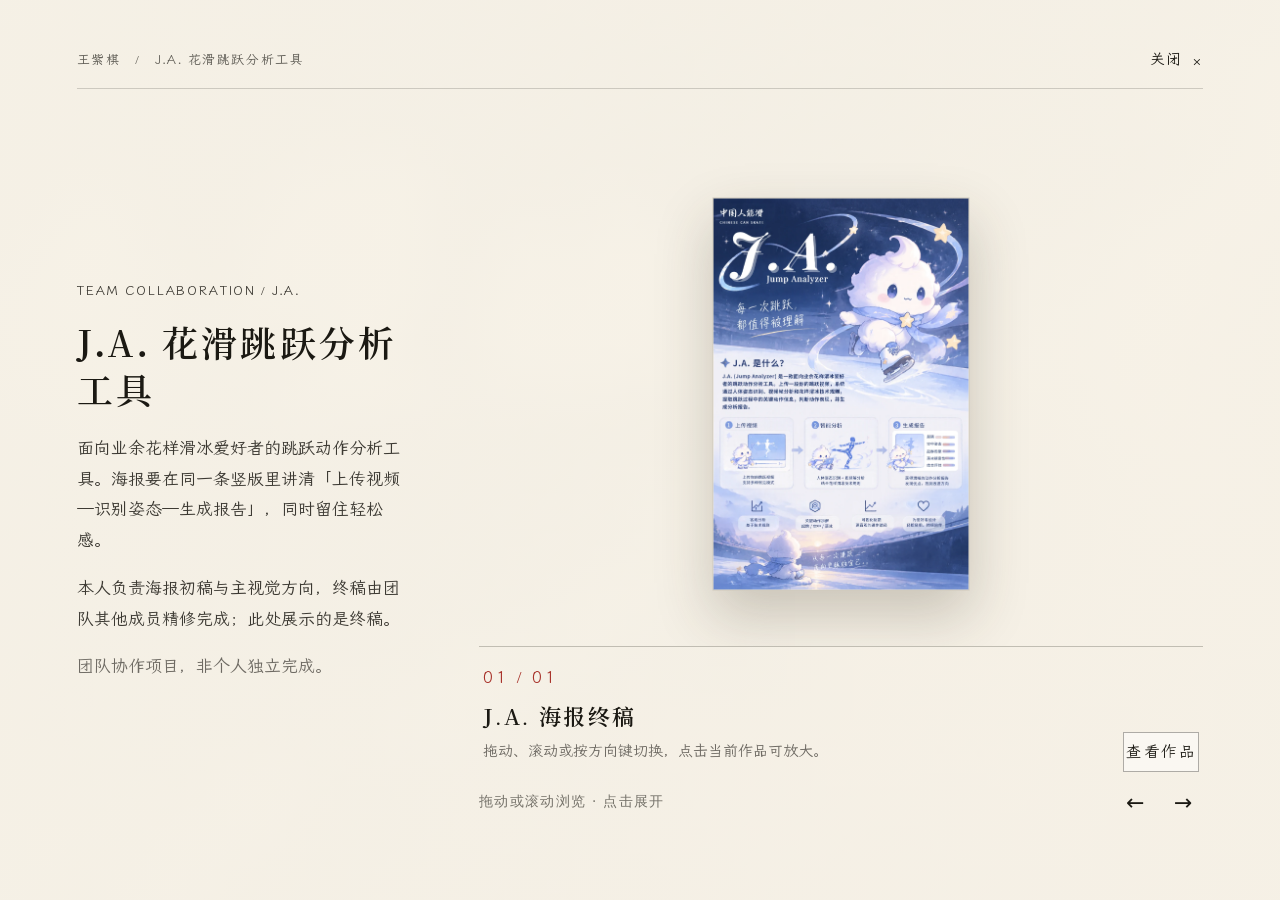
<file: ja-poster.html>
<!doctype html><html lang="zh-CN"><head><meta charset="utf-8"><meta name="viewport" content="width=device-width,initial-scale=1"><meta name="theme-color" content="#f6f1e6"><title>J.A. 花滑跳跃分析工具｜造句 · 王紫棋</title><link rel="icon" href="favicon.png"><link rel="stylesheet" href="style.css"><link rel="stylesheet" href="projects.css"><link rel="stylesheet" href="custom.css"><link rel="stylesheet" href="theme-paper.css"><link rel="stylesheet" href="type.css"></head><body id="exhibit-viewer" class="standalone-exhibition"><header class="viewer-bar"><a href="index.html#work-ja" class="viewer-back">关闭 <span aria-hidden="true">×</span></a><span>王紫棋 &nbsp; / &nbsp; J.A. 花滑跳跃分析工具</span></header><main class="viewer-grid viewer-grid-immersive"><div class="viewer-copy"><p class="viewer-kicker">TEAM COLLABORATION / J.A.</p><h1 class="standalone-title">J.A. 花滑跳跃分析工具</h1><p>面向业余花样滑冰爱好者的跳跃动作分析工具。海报要在同一条竖版里讲清「上传视频—识别姿态—生成报告」，同时留住轻松感。</p><p>本人负责海报初稿与主视觉方向，终稿由团队其他成员精修完成；此处展示的是终稿。</p><p class="viewer-note">团队协作项目，非个人独立完成。</p></div><div class="detail-exhibition"><div class="detail-stage single" id="detail-stage" tabindex="0" aria-label="拖动、滚动或使用左右箭头切换作品"><button class="detail-card" data-media="0" aria-label="选择作品 1"><img src="assets/work/work-13.webp" alt="J.A. 海报终稿" loading="lazy"><span class="detail-card-label">J.A. 海报终稿</span></button></div><div class="detail-info"><div><p class="exhibit-kicker" id="viewer-counter"></p><h2 id="detail-media-title"></h2><p>拖动、滚动或按方向键切换，点击当前作品可放大。</p></div><button class="exhibit-open" id="detail-media-action">查看作品</button></div><div class="exhibit-controls"><span>拖动或滚动浏览 · 点击展开</span><div><button id="media-prev" aria-label="上一个作品">←</button><button id="media-next" aria-label="下一个作品">→</button></div></div></div></main><div class="detail-player" id="detail-player-wrap" role="dialog" aria-modal="true" aria-label="作品预览" hidden><button id="detail-player-close" aria-label="关闭作品预览">关闭 ×</button><div id="detail-player"></div></div><script id="media-data" type="application/json">[["image", "assets/work/work-13.webp", "J.A. 海报终稿"]]</script><script src="cursor.js"></script><script src="liquid-fallback.js"></script><script src="liquid.js"></script><script src="projects.js"></script></body></html>
</file>
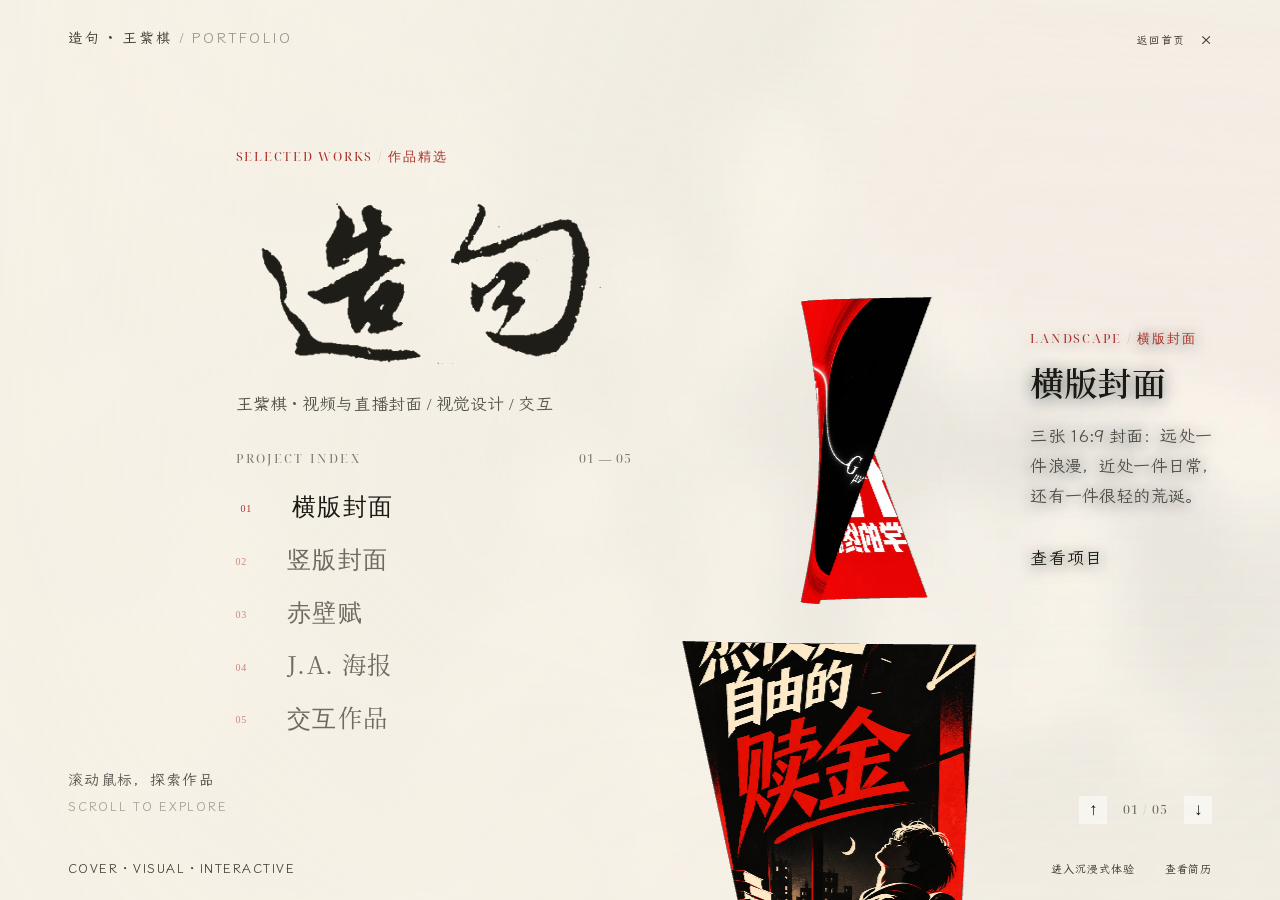
<file: quick.html>
<!doctype html><html lang="zh-CN"><head><meta charset="utf-8"><meta name="viewport" content="width=device-width,initial-scale=1"><meta name="theme-color" content="#f6f1e6"><title>作品精选｜造句 · 王紫棋</title><link rel="icon" href="favicon.png"><link rel="stylesheet" href="style.css"><link rel="stylesheet" href="quick.css"><link rel="stylesheet" href="custom.css"><link rel="stylesheet" href="theme-paper.css"><link rel="stylesheet" href="type.css"></head><body class="quick-page">
<div class="world scene" style="--bg:url('assets/bg/blur-hero.webp')" aria-hidden="true"><div class="world-photo"></div><div class="world-shade"></div><div class="world-light"></div></div>
<header class="topbar"><a class="quick-home" href="index.html#home">造句 · 王紫棋 <span>/ PORTFOLIO</span></a><span class="top-caption">COVER DESIGN &amp; INTERACTIVE WORK</span><a class="quick-close" href="index.html#home">返回首页 <b>×</b></a></header>
<main class="experience"><aside class="intro"><p class="overline">SELECTED WORKS / 作品精选</p><h1><span class="title-accessible">造句 作品精选</span><svg class="directory-title-art" viewBox="0 0 1774 887" aria-hidden="true" focusable="false"><defs><filter id="directory-title-cutout" x="0%" y="0%" width="100%" height="100%" color-interpolation-filters="sRGB"><feColorMatrix in="SourceGraphic" type="matrix" values="0 0 0 0 0  0 0 0 0 0  0 0 0 0 0  -0.2126 -0.7152 -0.0722 0 1" result="ink"/><feComponentTransfer in="ink" result="ink-mask"><feFuncA type="linear" slope="1.18" intercept="-0.1"/></feComponentTransfer><feFlood flood-color="#1b1913" result="light-ink"/><feComposite in="light-ink" in2="ink-mask" operator="in"/></filter></defs><image href="assets/title-zaoju.png" width="1774" height="887" filter="url(#directory-title-cutout)"/></svg></h1><p class="intro-desc">王紫棋 · 视频与直播封面 / 视觉设计 / 交互</p><div class="index-title">PROJECT INDEX <span>01 — 05</span></div><nav class="index" aria-label="项目直达"><button data-go="0"><i>01</i> 横版封面</button><button data-go="1"><i>02</i> 竖版封面</button><button data-go="2"><i>03</i> 赤壁赋</button><button data-go="3"><i>04</i> J.A. 海报</button><button data-go="4"><i>05</i> 交互作品</button></nav></aside>
<section class="space reference-space" aria-label="旋转作品展厅"><canvas id="gl" aria-hidden="true"></canvas><div class="reference-fallback" hidden aria-hidden="true"></div><div class="reference-info"><span class="reference-tag"></span><h2 class="reference-title"></h2><p class="reference-summary"></p><a class="reference-open" href="cover-wide.html">查看项目</a></div><div class="stage-controls"><button type="button" class="prev" aria-label="上一个项目">↑</button><span class="stage-count" aria-live="polite">01 / 05</span><button type="button" class="next" aria-label="下一个项目">↓</button></div><div class="scroll-hint"><span class="scroll-line"></span><span>滚动鼠标，探索作品<br><small>SCROLL TO EXPLORE</small></span></div></section></main>
<footer class="foot"><span>COVER · VISUAL · INTERACTIVE</span><a class="quick-immersive" href="index.html#work-wide">进入沉浸式体验</a><a href="assets/resume.png" target="_blank" rel="noopener">查看简历</a></footer>
<script src="cursor.js"></script><script src="liquid-fallback.js"></script><script src="liquid.js"></script><script type="module" src="rotating-reference/portfolio.js"></script></body></html>
</file>
<file: style.css>
:root{color-scheme:dark;--cream:#f4eee3;--gold:#d4b18b;--ink:#1a2629}*{box-sizing:border-box}html{scroll-behavior:smooth}body{margin:0;background:#1b292e;color:var(--cream);font-family:'Noto Serif SC','Songti SC',STSong,SimSun,serif}button,a{font:inherit}a{color:inherit;text-decoration:none}button{color:inherit}.nav{position:fixed;z-index:20;top:0;left:0;width:100%;display:flex;justify-content:space-between;align-items:center;padding:25px 5%;background:linear-gradient(180deg,rgba(12,21,25,.44),transparent)}.brand{display:flex;flex-direction:column;gap:5px;font-size:12px;letter-spacing:.22em}.brand small{font:9px Arial,sans-serif;letter-spacing:.22em;opacity:.65}.nav nav{display:flex;gap:38px;font-size:12px;letter-spacing:.2em}.nav nav a{opacity:.75;transition:opacity .2s}.nav nav a:hover{opacity:1}.menu{display:none;background:none;border:0}.scene{position:relative;min-height:100vh;min-height:100svh;overflow:hidden;background-image:var(--bg);background-size:cover;background-position:center}.shade{position:absolute;inset:0;pointer-events:none;background:linear-gradient(90deg,rgba(15,24,28,.67),rgba(18,25,29,.28) 47%,rgba(10,18,21,.04) 80%),linear-gradient(0deg,rgba(10,21,24,.25),transparent 28%)}.left-shade{background:linear-gradient(90deg,rgba(14,23,27,.77) 0%,rgba(18,26,29,.44) 36%,rgba(12,20,23,.04) 70%),linear-gradient(0deg,rgba(14,22,24,.28),transparent 25%)}.scene-content{position:relative;z-index:2;max-width:600px;padding:0;left:8%;top:0}.intro,.narrow,.book-content{padding-top:clamp(200px,28vh,330px)}.eyebrow{font:10px Arial,sans-serif;letter-spacing:.25em;color:#e6d8c3;opacity:.85;margin:0 0 30px}.eyebrow span{color:var(--gold)}h1,h2{margin:0;font-weight:400;line-height:1.26;letter-spacing:.11em}h1{font-size:clamp(52px,6.1vw,96px)}h2{font-size:clamp(40px,4.5vw,70px)}h1 em,h2 em{font-style:normal;color:#dbc0a4}.lead{font-size:16px;line-height:2.05;letter-spacing:.1em;margin:34px 0}.bodycopy{font-family:system-ui,-apple-system,'Microsoft YaHei',sans-serif;font-size:14px;font-weight:300;letter-spacing:.065em;line-height:2.1;color:#f3eee7d9;max-width:420px;margin:27px 0}.actions{display:flex;gap:28px;align-items:center;margin-top:32px}.button,.textlink{font-family:system-ui,sans-serif;font-size:12px;letter-spacing:.12em}.button{display:inline-flex;align-items:center;justify-content:space-between;gap:32px;padding:14px 20px;border:1px solid #e6e0d2;border-radius:2px;transition:.25s}.button:hover{background:#efe9df;color:#1a292c}.textlink{display:inline-flex;gap:20px;align-items:center;background:none;border:0;cursor:pointer;padding:8px 0}.textlink:hover{color:#fff}.underline{border-bottom:1px solid #cdbba2;margin-top:12px}.scene-index{position:absolute;z-index:2;bottom:27px;left:5%;right:5%;display:flex;justify-content:space-between;font:9px Arial,sans-serif;letter-spacing:.22em;color:#eee9dfaa}.side-label{position:absolute;right:5%;bottom:10%;writing-mode:vertical-rl;font:9px Arial,sans-serif;letter-spacing:.25em;opacity:.65}.book-shade{background:linear-gradient(90deg,rgba(21,28,28,.78),rgba(25,28,26,.38) 43%,rgba(10,15,17,.12)),linear-gradient(0deg,rgba(8,15,19,.34),transparent 35%)}.book-content{max-width:470px}.practice{background:#e9e6de;color:#273537;padding:120px 8% 100px}.practice .eyebrow{color:#7c776f}.practice h2 em{color:#937966}.practice-head{display:flex;justify-content:space-between;gap:50px;align-items:end}.practice-head>p{font:14px/2 system-ui,sans-serif;color:#66706c}.case-grid{display:grid;grid-template-columns:repeat(3,1fr);border-top:1px solid #a9b0aa;margin-top:70px}.case-grid article{padding:30px 35px 16px 0;min-height:220px}.case-grid article+article{border-left:1px solid #bdc4bd;padding-left:35px}.case-grid article span{font:10px Arial,sans-serif;letter-spacing:.16em;color:#8f9187}.case-grid h3{font-size:21px;font-weight:400;margin:24px 0 15px;letter-spacing:.09em}.case-grid p,.case-note{font:13px/2 system-ui,sans-serif;color:#68716e}.case-grid strong{font:42px Georgia,serif;color:#8b745f}.case-grid strong small{font:12px system-ui}.case-note{border-top:1px solid #bfc5bd;padding-top:22px}.gallery-shade{background:linear-gradient(90deg,rgba(14,24,27,.76),rgba(17,27,29,.48) 42%,rgba(12,20,22,.34)),linear-gradient(0deg,rgba(12,20,23,.4),transparent 40%)}.gallery-intro{padding-top:clamp(170px,25vh,270px);max-width:480px}.hint{font:11px system-ui;letter-spacing:.12em;color:#e4d4be;margin-top:36px}.work-list{position:absolute;z-index:3;right:7%;bottom:15%;width:min(38%,510px);border-top:1px solid #ffffff77}.work-item{width:100%;display:flex;text-align:left;align-items:center;gap:20px;background:#18252655;border:0;border-bottom:1px solid #ffffff66;padding:15px 12px;cursor:pointer;transition:background .25s}.work-item:hover,.work-item:focus-visible{background:#eee9dc32}.work-item>span{font:10px Arial;letter-spacing:.12em;color:#d8c0a3}.work-item div{display:flex;flex-direction:column;gap:7px;flex:1}.work-item strong{font-size:16px;font-weight:400;letter-spacing:.13em}.work-item small{font:9px Arial;letter-spacing:.16em;opacity:.7}.work-item b{font-weight:400}.contact-note{font:12px system-ui,sans-serif;letter-spacing:.14em;color:#e2d5c3;margin-top:34px}dialog{width:min(760px,90vw);max-height:85vh;overflow:auto;background:#eae7df;color:#263536;border:0;padding:34px clamp(24px,5vw,60px) 60px;box-shadow:0 30px 100px #0008}dialog::backdrop{background:#101a1de0;backdrop-filter:blur(5px)}.dialog-top{display:flex;justify-content:space-between;gap:20px;border-bottom:1px solid #a9b2ac;padding-bottom:22px;font:10px Arial,sans-serif;letter-spacing:.16em;color:#6e7a76}.dialog-top button{border:0;background:none;color:#33443f;cursor:pointer}.dialog-label{font:10px Arial;letter-spacing:.2em;color:#887764;margin-top:44px}.dialog-title{font-size:clamp(34px,5vw,54px);font-weight:400;letter-spacing:.1em;margin:16px 0 35px}.entry{border-top:1px solid #bdc4bb;padding:22px 0}.entry h3{font-size:20px;font-weight:400;margin:0 0 12px}.entry p{font:14px/2 system-ui,sans-serif;color:#586963;margin:0}.entry small{display:block;font:11px system-ui,sans-serif;color:#8f7862;margin-top:10px}:focus-visible{outline:2px solid #ddb991;outline-offset:4px}@media(max-width:760px){.nav{padding:20px 6%;background:linear-gradient(#192529bb,transparent)}.nav nav{display:none;position:absolute;right:5%;top:68px;background:#1d2d30f2;padding:25px;min-width:180px;flex-direction:column;gap:22px}.nav.open nav{display:flex}.menu{display:block;font:10px Arial;letter-spacing:.15em;cursor:pointer}.scene{background-position:62% center}.hero{background-position:66% center}.scene-content{left:7%;width:86%}.intro,.narrow,.book-content,.gallery-intro{padding-top:clamp(155px,24vh,240px)}.shade,.left-shade,.gallery-shade,.book-shade{background:linear-gradient(90deg,rgba(13,22,25,.78),rgba(17,26,28,.48) 65%,rgba(17,26,28,.2)),linear-gradient(0deg,#111b1e55,transparent 40%)}h1{font-size:clamp(48px,11vw,70px)}h2{font-size:clamp(38px,9vw,55px)}.lead{font-size:14px}.bodycopy{font-size:13px;max-width:330px}.actions{gap:16px;flex-wrap:wrap}.practice{padding:90px 7% 80px}.practice-head{display:block}.practice-head>p{margin-top:30px}.case-grid{grid-template-columns:1fr;margin-top:35px}.case-grid article,.case-grid article+article{border-left:0;border-bottom:1px solid #bfc5bd;min-height:0;padding:25px 0}.gallery{min-height:980px}.gallery-intro{padding-top:150px}.work-list{left:7%;right:auto;width:86%;bottom:10%}.gallery .scene-index{bottom:22px}.scene-index{left:7%;right:7%}.side-label{display:none}}@media(prefers-reduced-motion:reduce){html{scroll-behavior:auto}*,*:before,*:after{animation-duration:.01ms!important;transition-duration:.01ms!important}}
/* 展厅：保持第一版背景，用更有空间感的方式浏览作品。 */
.gallery-intro{max-width:360px}.gallery-intro h2{font-size:clamp(38px,4vw,62px)}.exhibition{position:absolute;z-index:4;right:5%;top:16%;bottom:10%;width:57%;display:flex;flex-direction:column;justify-content:center}.exhibit-stage{height:min(45vh,400px);min-height:270px;position:relative;overflow:hidden;perspective:1000px;touch-action:pan-y;cursor:grab}.exhibit-stage.dragging{cursor:grabbing}.exhibit-card{position:absolute;top:7%;left:50%;height:84%;width:min(40%,280px);padding:0;border:1px solid #ffffff55;border-radius:3px;overflow:hidden;background:#223233;box-shadow:0 22px 54px #07111788;transform-origin:center;transition:transform .65s cubic-bezier(.2,.7,.2,1),opacity .65s;cursor:pointer}.exhibit-card img{width:100%;height:100%;object-fit:cover;pointer-events:none}.exhibit-card:after{content:'';position:absolute;inset:0;background:linear-gradient(0deg,#101c22aa,transparent 55%)}.exhibit-card-label{position:absolute;z-index:1;bottom:18px;left:17px;right:17px;color:#fff;text-align:left;font-size:14px;letter-spacing:.1em}.exhibit-info{display:flex;align-items:end;justify-content:space-between;gap:20px;border-top:1px solid #ffffff66;padding:16px 4px 10px}.exhibit-kicker{font:10px Arial;letter-spacing:.17em;color:#dbc4a9;margin:0 0 10px}.exhibit-info h3{font-size:22px;font-weight:400;letter-spacing:.12em;margin:0}.exhibit-info p:not(.exhibit-kicker){font:12px/1.7 system-ui,sans-serif;color:#ede8dfc9;margin:8px 0}.exhibit-open{border:1px solid #ede8df88;border-radius:2px;background:#20323870;color:#fff;padding:12px 17px;white-space:nowrap;font:12px system-ui;letter-spacing:.1em;cursor:pointer}.exhibit-open:hover{background:#e9e4d7;color:#1d2d30}.exhibit-open span{margin-left:20px}.exhibit-controls{display:flex;justify-content:space-between;align-items:center;font:10px system-ui;letter-spacing:.1em;color:#eee9dfb3}.exhibit-controls button,.viewer-nav button{width:37px;height:37px;border:1px solid #e8e4d080;border-radius:50%;background:#172b2e77;color:#fff;font-size:17px;cursor:pointer;margin-left:8px}.exhibit-controls button:hover,.viewer-nav button:hover{background:#eee8db;color:#213034}#exhibit-viewer{width:min(1080px,94vw);height:min(810px,90vh);max-height:90vh;padding:28px 32px;background:#e9e7e0;color:#243533;overflow:auto}.viewer-bar{display:flex;align-items:center;justify-content:space-between;border-bottom:1px solid #9ca9a0;padding-bottom:20px;color:#61726c;font:10px Arial;letter-spacing:.16em}.viewer-bar button{background:none;border:0;color:#263e37;cursor:pointer}.viewer-grid{display:grid;grid-template-columns:minmax(0,1.3fr) minmax(220px,.7fr);gap:34px;padding-top:30px}.viewer-media{height:min(55vh,520px);display:grid;place-items:center;overflow:hidden;background:#cad2cb}.viewer-media img,.viewer-media video{max-height:100%;max-width:100%;object-fit:contain}.viewer-media video{height:100%}.viewer-kicker{font:10px Arial;letter-spacing:.16em;color:#93816d}.viewer-copy h2{font-size:34px;letter-spacing:.08em;margin:17px 0 20px}.viewer-copy p{font:14px/1.9 system-ui,sans-serif;color:#50625b}.viewer-note{font:11px/1.8 system-ui!important;color:#718079!important}.viewer-nav{display:flex;align-items:center;gap:8px;margin-top:20px}.viewer-nav button{color:#284039;border-color:#82958b;background:transparent;margin:0}.viewer-nav span{font:10px Arial;color:#63776c;letter-spacing:.1em;margin:0 10px}.viewer-thumb{display:flex;gap:8px;flex-wrap:wrap;margin-top:18px}.viewer-thumb button{width:52px;height:52px;padding:0;border:1px solid transparent;background:#aab7ac;cursor:pointer;opacity:.65}.viewer-thumb button[aria-current="true"]{opacity:1;border:2px solid #405e50}.viewer-thumb img{width:100%;height:100%;object-fit:cover}body:has(#exhibit-viewer[open]){overflow:hidden}@media(max-width:760px){.gallery{min-height:940px}.gallery-intro{padding-top:125px;width:86%}.gallery-intro .bodycopy{margin:15px 0}.gallery-intro .hint{margin-top:14px}.exhibition{top:auto;bottom:10%;left:5%;right:auto;width:90%;height:57%}.exhibit-stage{height:270px;min-height:220px}.exhibit-card{width:49%;height:78%;top:10%}.exhibit-info h3{font-size:18px}.viewer-grid{grid-template-columns:1fr;gap:15px}.viewer-media{height:38vh}.viewer-copy h2{font-size:26px}#exhibit-viewer{padding:20px;height:90vh}}

/* 作品详情延续同一座光与水的空间 */
#exhibit-viewer{width:100vw;max-width:none;height:100dvh;max-height:none;margin:0;padding:clamp(22px,4vw,52px) clamp(24px,6vw,90px);border:0;background:linear-gradient(90deg,rgba(10,20,24,.72),rgba(14,25,28,.48) 56%,rgba(12,23,26,.6)),url("assets/bg/blur-15.webp") center/cover no-repeat fixed;color:#f6f1e7;overflow:auto}
#exhibit-viewer::backdrop{background:#101b1e}
.viewer-bar{color:#eee8dc;border-color:#f5ead057;padding-bottom:20px}.viewer-bar button{color:#f6eee0}.viewer-grid{grid-template-columns:minmax(0,1.4fr) minmax(230px,.6fr);gap:clamp(28px,5vw,76px);padding-top:clamp(24px,4vh,42px);align-items:start}.viewer-media{height:min(58vh,620px);min-height:260px;overflow:hidden;background:rgba(13,25,28,.42);border:1px solid #f7ead52d;box-shadow:0 20px 50px #0003}.viewer-media img,.viewer-media video{display:block;width:100%;height:100%;max-width:100%;max-height:100%;object-fit:contain}.viewer-copy{padding:22px 0;text-shadow:0 2px 12px #0a1719}.viewer-kicker{color:#dcc7a7}.viewer-copy p{color:#f2eae0}.viewer-copy .viewer-note{color:#e3d4bd!important}.viewer-copy h2{font-size:clamp(30px,3.4vw,52px)}.viewer-nav button{color:#f7eee0;border-color:#e7dbc99c;background:#1a303655}.viewer-nav span{color:#f5eee0}.viewer-thumb button{background:#1f3537;border-color:#e5ddce55}.viewer-thumb button[aria-current="true"]{border-color:#f6ddba}.viewer-thumb button:hover{opacity:1;transform:translateY(-3px)}.viewer-thumb button{transition:opacity .25s,transform .25s}.viewer-thumb img{object-fit:cover}
@media(max-width:760px){#exhibit-viewer{height:100dvh;max-height:none;padding:22px 6%;background-attachment:scroll;background-position:60% center}.viewer-grid{display:flex;flex-direction:column;gap:10px}.viewer-grid>div:first-child{width:100%}.viewer-media{height:45dvh;min-height:220px}.viewer-copy{padding:12px 0 30px}.viewer-nav{margin-top:14px}.viewer-thumb{margin-top:12px}.viewer-copy h2{font-size:28px;margin:10px 0}}
.viewer-media{position:relative}.viewer-media img,.viewer-media video{position:absolute;inset:0;width:100%;height:100%;max-width:none;max-height:none;object-fit:contain}
/* 作品详情中的小型空间轮播 */
.viewer-rail-label{margin-top:17px;color:#ebdac1b3;font:10px/1.4 system-ui,sans-serif;letter-spacing:.14em}.viewer-thumb{position:relative;display:block;height:105px;margin-top:8px;overflow:hidden;perspective:900px;touch-action:pan-y;cursor:grab}.viewer-thumb:active{cursor:grabbing}.viewer-thumb button{position:absolute;top:6px;left:50%;width:84px;height:88px;opacity:.62;transform:translateX(calc(-50% + var(--offset)*72px)) scale(.82) rotateY(calc(var(--offset)*-10deg));transform-origin:center;box-shadow:0 10px 22px #0007;border:1px solid #eee4ce8c;transition:transform .6s cubic-bezier(.22,1,.36,1),opacity .45s,border-color .3s;overflow:hidden}.viewer-thumb button[aria-current="true"]{opacity:1;transform:translateX(-50%) scale(1);border:1px solid #fff0d7}.viewer-thumb button:hover{opacity:1}.viewer-thumb button span{position:absolute;bottom:5px;right:6px;padding:4px 5px;background:#132327b8;border-radius:50%;font:8px sans-serif;color:#fff}.viewer-media{transform-origin:top left;will-change:transform,opacity}.viewer-copy{will-change:transform,opacity}
@media(max-width:760px){.viewer-thumb{height:86px}.viewer-thumb button{width:67px;height:72px;transform:translateX(calc(-50% + var(--offset)*58px)) scale(.82) rotateY(calc(var(--offset)*-10deg))}.viewer-rail-label{margin-top:12px}}
@media(prefers-reduced-motion:reduce){.viewer-thumb button{transition:none}}
/* 分类内沿用作品展厅的大卡片交互 */
.viewer-grid-immersive{grid-template-columns:minmax(200px,.7fr) minmax(0,1.5fr);align-items:center;min-height:calc(100dvh - 150px);gap:clamp(30px,5vw,80px)}.viewer-grid-immersive .viewer-copy{align-self:center;max-width:340px}.detail-exhibition{min-width:0;transform-origin:top left}.detail-stage{height:min(53vh,500px);min-height:280px;position:relative;overflow:hidden;perspective:1000px;touch-action:pan-y;cursor:grab}.detail-stage.dragging{cursor:grabbing}.detail-card{position:absolute;top:6%;left:50%;width:min(47%,350px);height:86%;padding:0;overflow:hidden;border:1px solid #ffffff55;background:#182a2f99;box-shadow:0 22px 54px #07111788;transform-origin:center;transition:transform .65s cubic-bezier(.2,.7,.2,1),opacity .65s;cursor:pointer}.detail-card img{width:100%;height:100%;object-fit:contain;pointer-events:none}.detail-card:after{content:'';position:absolute;inset:50% 0 0;background:linear-gradient(0deg,#101c22bf,transparent);pointer-events:none}.detail-card-label{position:absolute;z-index:1;bottom:18px;left:17px;right:17px;color:#fff;text-align:left;font-size:14px;letter-spacing:.1em}.detail-info{display:flex;align-items:end;justify-content:space-between;gap:20px;border-top:1px solid #ffffff66;padding:16px 4px 10px}.detail-info h3{font-size:22px;font-weight:400;letter-spacing:.12em;margin:0}.detail-info p:not(.exhibit-kicker){font:12px/1.7 system-ui,sans-serif;color:#ede8dfc9;margin:8px 0}.detail-player{position:fixed;inset:0;z-index:6;display:none;align-items:center;justify-content:center;background:#081317eF;padding:6vh 5vw}.detail-player.active{display:flex}.detail-player>button{position:absolute;top:3vh;right:5vw;border:0;background:transparent;color:#f8f2e9;cursor:pointer;z-index:2}.detail-player>div{width:100%;height:100%;display:flex;align-items:center;justify-content:center}.detail-player img,.detail-player video{width:100%;height:100%;object-fit:contain}.detail-empty{height:min(52vh,500px);position:relative;transform-origin:top left}.detail-empty img{width:100%;height:100%;object-fit:cover;opacity:.65}.detail-empty span{position:absolute;bottom:18px;left:20px;font:12px system-ui;color:#fff}
@media(max-width:760px){.viewer-grid-immersive{display:flex;flex-direction:column;align-items:stretch;min-height:0;gap:15px}.viewer-grid-immersive .viewer-copy{max-width:none;padding:8px 0}.detail-stage{height:40dvh;min-height:250px}.detail-card{width:54%;height:82%}.detail-info h3{font-size:18px}.detail-empty{height:40dvh}.detail-player{padding:7vh 3vw}}
@media(prefers-reduced-motion:reduce){.detail-card{transition:none}}
/* 浏览卡片裁切铺满；展开后的作品仍按原比例完整呈现 */
.detail-card{background:transparent}.detail-card img{object-fit:cover}.detail-player img,.detail-player video{object-fit:contain}

/* 音乐入口 */
.music-widget{position:fixed;right:5%;bottom:68px;z-index:18;font-family:system-ui,-apple-system,sans-serif;color:#f3eadd}.music-toggle{display:flex;align-items:center;gap:10px;border:1px solid #e5d7c077;border-radius:30px;padding:9px 15px;background:#15272cbd;backdrop-filter:blur(12px);color:inherit;font-size:11px;letter-spacing:.12em;cursor:pointer}.music-toggle:hover{background:#263d3eea}.music-symbol{font:19px Georgia,serif;color:#e1c6a6}.music-panel{position:absolute;right:0;bottom:54px;width:min(330px,88vw);padding:20px;border:1px solid #ecdfc94d;background:#172b30f0;box-shadow:0 18px 50px #0005;backdrop-filter:blur(16px)}.music-panel[hidden]{display:none}.music-kicker{font:9px Arial,sans-serif;letter-spacing:.2em;color:#d7c2a4}.music-title{font:20px 'Noto Serif SC',serif;margin:12px 0 15px}.music-title span{color:#d9b99a}.music-link{display:inline-block;font-size:11px;letter-spacing:.07em;color:#e3d5c2;margin-top:12px}.music-link:hover{color:white}@media(max-width:760px){.music-widget{right:6%;bottom:50px}}

/* Typography: quiet modern Chinese forms and editorial Latin accents. */
@font-face{font-family:PortfolioChinese;src:url("assets/portfolio-chinese.woff") format("woff");font-weight:400;font-style:normal;font-display:swap}
@font-face{font-family:PortfolioLatin;src:url("assets/portfolio-latin.woff") format("woff");font-weight:400;font-style:normal;font-display:swap}
h1,h2,.dialog-title,#exhibit-title{font-family:PortfolioChinese,"Microsoft YaHei",sans-serif;font-weight:400;letter-spacing:.14em;line-height:1.34}
.eyebrow,.scene-index,.side-label,.exhibit-kicker,.brand small,.dialog-top,.dialog-label{font-family:PortfolioLatin,Georgia,serif;letter-spacing:.19em}
.brand{font-family:PortfolioChinese,"Microsoft YaHei",sans-serif}
@media(max-width:760px){h1,h2{letter-spacing:.09em;line-height:1.35}}

.music-credit{margin:-7px 0 14px;font:11px system-ui,sans-serif;letter-spacing:.08em;color:#d6c7b5}.music-panel audio{display:block;width:100%;height:42px}

.music-status{display:block;position:absolute;right:0;bottom:100%;width:220px;text-align:right;margin-bottom:8px;font:11px/1.5 system-ui,sans-serif;color:#f3eadd}

.liquid-surface{position:absolute;inset:0;width:100%;height:100%;display:block;pointer-events:none;z-index:0}.liquid-surface[hidden]{display:none}.scene .shade{z-index:1}

/* A warm point of light that follows the mouse. */
@media (hover:hover) and (pointer:fine) and (prefers-reduced-motion:no-preference){
 html.glow-pointer,html.glow-pointer *{cursor:none!important}
 .glow-cursor{position:fixed;left:0;top:0;width:9px;height:9px;z-index:2147483647;border-radius:50%;background:#fff8e8;box-shadow:0 0 5px 2px #fff3ce,0 0 14px 5px #f2c68b99,0 0 30px 10px #eec58b55;pointer-events:none;opacity:0;transform:translate(-50%,-50%);transition:opacity .18s ease,box-shadow .25s ease;will-change:left,top}
 .glow-cursor.visible{opacity:1}
 .glow-cursor.interactive{box-shadow:0 0 7px 3px #fff5d7,0 0 20px 8px #f4d3a1bb,0 0 38px 14px #eec58b66}
}

/* Put the refracted background behind the detail content. */
#exhibit-viewer .liquid-surface{position:fixed;inset:0;width:100%;height:100%;z-index:0}
#exhibit-viewer:has(.liquid-surface:not([hidden]))::before{content:"";position:fixed;inset:0;pointer-events:none;z-index:1;background:linear-gradient(90deg,rgba(10,20,24,.72),rgba(14,25,28,.48) 56%,rgba(12,23,26,.6))}
#exhibit-viewer .viewer-bar,#exhibit-viewer #viewer-content{position:relative;z-index:2}

/* Open, understated controls: a fine line instead of enclosing frames. */
.button,.exhibit-open{border:0;border-bottom:1px solid rgba(235,221,200,.68);border-radius:0;background:transparent;box-shadow:none;padding:10px 2px;transition:color .25s,border-color .25s,opacity .25s}
.button:hover,.exhibit-open:hover{background:transparent;color:#fff7ea;border-color:#fff7ea}
.exhibit-controls button,.viewer-nav button{border:0;border-radius:0;background:transparent;color:#f5eee0;box-shadow:none;width:40px;height:40px;padding:0;font-size:22px;transition:color .25s,transform .25s}
.exhibit-controls button:hover,.viewer-nav button:hover{background:transparent;color:#fff;transform:translateX(3px)}
.exhibit-controls button:first-child:hover,.viewer-nav button:first-child:hover{transform:translateX(-3px)}
.music-toggle{border:0;border-bottom:1px solid rgba(235,221,200,.55);border-radius:0;background:transparent;box-shadow:none;padding:8px 2px;backdrop-filter:none}
.music-toggle:hover{background:transparent;color:#fff7ea;border-color:#fff7ea}

/* Full-screen scenes with an immersive, water-like transition. */
@media (min-width:821px) and (min-height:700px) and (hover:hover) and (pointer:fine){
 html{scroll-behavior:auto}
 .scene{height:100svh;min-height:100svh}
 .scene-transition{position:fixed;inset:0;z-index:19;pointer-events:none;visibility:hidden;opacity:0;clip-path:circle(0 at var(--reveal-x,50%) var(--reveal-y,50%));transition:clip-path .78s cubic-bezier(.22,.67,.25,1),opacity .32s ease,visibility 0s linear .32s;overflow:hidden}
 .scene-transition.visible{visibility:visible;opacity:1;transition:clip-path .78s cubic-bezier(.22,.67,.25,1),opacity .18s ease}
 .scene-transition.revealing{clip-path:circle(150vmax at var(--reveal-x,50%) var(--reveal-y,50%))}
 .scene-transition-image,.scene-transition-tint{position:absolute;inset:0}
 .scene-transition-image{background-size:cover;background-position:center;transform:scale(1.035);transition:transform 1.1s ease}
 .scene-transition.revealing .scene-transition-image{transform:scale(1)}
 .scene-transition-tint{background:linear-gradient(90deg,rgba(15,24,28,.67),rgba(18,25,29,.28) 47%,rgba(10,18,21,.04) 80%)}
 .scene-transition-ring{position:absolute;left:var(--reveal-x,50%);top:var(--reveal-y,50%);width:35px;height:18px;transform:translate(-50%,-50%) scale(.2);border:1px solid rgba(250,241,222,.65);border-radius:50%;opacity:.8}
 .scene-transition.revealing .scene-transition-ring{transform:translate(-50%,-50%) scale(26);opacity:0;transition:transform 1s cubic-bezier(.16,.55,.25,1),opacity .85s ease}
 /* 出场动画按元件逐个放，见 type.css 末尾与 reveal.js；这里不再整块位移 */
}
@media(prefers-reduced-motion:reduce){.scene-transition{display:none!important}.scene-arriving .scene-content{animation:none!important}}

/* Scene changes use the existing background refraction, then a gentle dissolve. */
@media (min-width:821px) and (min-height:700px) and (hover:hover) and (pointer:fine){
 .scene-transition,.scene-transition.revealing{clip-path:none}
 .scene-transition{transition:opacity .36s ease,visibility 0s linear .36s}
 .scene-transition.visible{opacity:1;transition:opacity .65s ease}
}
/* Independent full-screen project entrances */
.project-art{position:absolute;z-index:3;right:10%;top:22%;width:min(34vw,470px);height:min(55vh,520px);display:flex;flex-direction:column;gap:14px;transition:transform .5s ease}.project-art:hover{transform:translateY(-6px)}.project-art img{width:100%;height:100%;min-height:0;object-fit:cover;box-shadow:0 25px 70px #101a1b88}.project-art>span{font:11px system-ui;letter-spacing:.16em;color:#f2eadc}.project-art b{float:right;font-weight:400}.project-scene .scene-content{max-width:42%}@media(max-width:820px){.project-scene{min-height:100svh;padding-bottom:8rem}.project-scene .scene-content{max-width:none;padding-top:130px}.project-scene .bodycopy{max-width:80%;margin:16px 0}.project-art{position:relative;display:flex;top:auto;right:auto;left:7%;margin-top:28px;width:76%;height:35vh;min-height:180px}.project-art img{height:calc(100% - 28px)}}
/* Keep music and its user gesture alive while a project is shown. */
.project-shell{position:fixed;inset:0;z-index:40;background:#1b292e}.project-shell[hidden]{display:none}.project-shell iframe{width:100%;height:100%;border:0;display:block}.music-widget{z-index:45}body.project-open{overflow:hidden}body.project-open>.nav{visibility:hidden}
body.project-media-open .music-widget{top:22px;left:6%;right:auto;bottom:auto}
/* The cover title uses a clean, modern Chinese sans-serif. */
.hero h1{font-family:'PingFang SC','Microsoft YaHei','Noto Sans CJK SC','Noto Sans SC',sans-serif;font-size:clamp(68px,7vw,108px);font-weight:600;letter-spacing:.17em;line-height:1.2;color:#f4eee3}
@media(max-width:760px){.hero h1{font-size:clamp(54px,12vw,76px);letter-spacing:.12em}}
.hero h1.title-art{width:min(410px,85vw);height:auto;line-height:0;margin:0}.title-art svg{display:block;width:100%;height:auto;overflow:visible}
@media(max-width:760px){.hero h1.title-art{width:min(330px,80vw)}}
/* Project headings use the supplied lettering artwork, with the same lake-view palette. */
h2.custom-heading{width:min(375px,100%);line-height:0;margin:0}h2.custom-heading svg{display:block;width:100%;height:auto;overflow:visible}
@media(max-width:760px){h2.custom-heading{width:min(315px,100%)}}
body.quick-open .music-widget{top:20px;left:50%;right:auto;bottom:auto;transform:translateX(-50%)}
body.quick-open .music-toggle{border:0}
@media(max-width:760px){body.quick-open .music-widget{top:67px;left:auto;right:6%;transform:none}}
</file>
<file: template.css>
@font-face{font-family:TemplateSerif;src:url("assets/gallery-serif.woff") format("woff");font-display:swap;font-weight:400}
h2.custom-heading.template-heading{width:min(440px,100%);font:400 clamp(40px,4.3vw,68px)/1.25 TemplateSerif,"Songti SC","Noto Serif SC",serif;letter-spacing:.1em;color:#f4eee3}
@media(max-width:760px){h2.custom-heading.template-heading{width:min(340px,100%);font-size:clamp(32px,8vw,48px)}}
</file>
<file: custom.css>
/* 《造句》作品集：模板之上的少量版面修正
   原则：作品图不裁切主体，横版按 16:9、竖版按 3:4 排布。 */

.project-art{
  height:auto;
  top:50%;
  transform:translateY(-50%);
  width:min(32vw,440px);
  gap:12px;
  /* 整块是链接：点图就能进作品页，别只留下面那行小字 */
  display:flex;
  text-decoration:none;
  color:inherit;
  border-radius:0;
}
/* 注意：translateY(calc(-50% - 6px)) 在这台机器上会把 -6px 算丢，
   hover 时等于没动。拆成两个函数各自生效，叠加结果一样。 */
.project-art:hover{transform:translateY(-50%) translateY(-6px)}
.project-art:focus-visible{outline:1px solid rgba(168,50,42,.55);outline-offset:8px}
.project-art img{
  width:100%;
  height:auto;
  min-height:0;
  object-fit:cover;
  aspect-ratio:16/9;
  display:block;
}
.project-art.art-wide{width:min(40vw,560px)}
.project-art.art-tall{width:min(25vw,352px)}
.project-art.art-tall img{aspect-ratio:3/4}
.project-art>span{
  display:flex;
  justify-content:space-between;
  gap:16px;
  font-size:13.5px;
  letter-spacing:.14em;
  opacity:.85;
}
.project-art>span b{float:none;font-weight:400;opacity:.7;white-space:nowrap}

/* 竖版场景把正文再收窄一点，避免和右侧图抢位置 */
.project-scene .scene-content{max-width:39%}

@media (max-width:900px){
  .project-art{width:86%;left:7%;right:auto;top:auto;transform:none;margin-top:26px}
  .project-art:hover{transform:translateY(-6px)}
  .project-art.art-wide,.project-art.art-tall{width:86%}
  .project-scene .scene-content{max-width:none}
}

/* 结尾页标题用文字而非字形图，补一点呼吸 */
#contact .custom-heading{margin-bottom:8px}

/* 单件作品页：完整显示，不裁切 */
.detail-stage.single .detail-card img{object-fit:contain}

/* ---------- 首屏右侧：本期选辑（补掉右半边的空） ---------- */
.hero-feature{
  position:absolute;
  z-index:3;
  right:6%;
  top:clamp(200px,28vh,330px);   /* 与左侧第一行正文对齐，形成一条横向基线 */
  /* 第三个值保证和左栏永远留出 60px 上下的空：宽度随窗口自适应，不靠断点硬切 */
  width:min(48vw,700px,calc(86vw - 540px));
}
.hf-head{
  display:flex;
  justify-content:space-between;
  align-items:baseline;
  border-bottom:1px solid rgba(27,25,19,.22);
  padding-bottom:11px;
  margin:0 0 26px;
}
.hf-head span{font-size:15px;letter-spacing:.26em;color:var(--ink-2)}
.hf-head b{font-size:12.5px;font-weight:400;letter-spacing:.18em;color:var(--seal)}

.hf-row{display:grid;grid-template-columns:repeat(3,1fr);gap:20px;align-items:start}
.hf-item{display:block;color:inherit;text-decoration:none;padding-bottom:4px}


.hf-no{display:block;font-size:12.5px;letter-spacing:.18em;color:var(--seal);margin-bottom:9px}
.hf-item figure{
  margin:0;
  overflow:hidden;
  background:var(--paper-deep);
  border:1px solid rgba(27,25,19,.14);
  box-shadow:0 14px 34px rgba(64,54,38,.13);
}
.hf-item img{
  display:block;
  width:100%;
  aspect-ratio:3/4;
  object-fit:cover;
  filter:saturate(.95);
  transition:transform .8s cubic-bezier(.2,.7,.2,1),filter .5s;
}
.hf-item:hover img,.hf-item:focus-visible img{transform:scale(1.035);filter:saturate(1.04)}
.hf-item:hover figure{border-color:rgba(168,50,42,.5)}
.hf-cap{
  display:block;
  margin-top:10px;
  font-size:15px;
  line-height:1.5;
  letter-spacing:.05em;
  color:var(--ink-2);
}
.hf-note{
  margin:24px 0 0;
  font-size:12.5px;
  letter-spacing:.14em;
  color:var(--ink-3);
  text-align:right;
}

/* 1024–1180：左栏已经很宽，样张换成更窄的一列站到右边去，不要整块收掉 */
@media(max-width:1179px){
  .hero-feature{width:min(33vw,340px);right:5%}
  .hf-row{gap:10px}
  .hf-head{margin-bottom:16px}
  .hf-head span{font-size:11.5px;letter-spacing:.24em}
  .hf-head b{display:none}
  .hf-cap{font-size:11.5px;margin-top:8px}
}

/* 手机上没有右半屏，把样张改成正文下方的一条带子，别直接丢掉 */
@media(max-width:900px){
  .hero-feature{
    display:block;
    position:relative;
    right:auto;
    top:auto;
    width:auto;
    margin:16px 7% 0;
  }
  .hf-head{margin-bottom:12px}
  .hf-head span{font-size:11px;letter-spacing:.26em}
  .hf-row{gap:11px}
  .hf-item img{aspect-ratio:16/10}
  .hf-no,.hf-cap{display:none}
}

/* 矮屏手机上样张会被裁掉，宁可不要 */
@media(max-width:900px) and (max-height:780px){
  .hero-feature{display:none}
}

/* ---------- 结尾页右侧：可承接的工作（补掉右半屏的空） ---------- */
.end-panel{
  position:absolute;
  z-index:3;
  right:6%;
  top:44%;
  transform:translateY(-50%);
  width:min(36vw,440px);
}
.ep-label{
  display:flex;
  align-items:baseline;
  gap:15px;
  margin:0 0 28px;
  padding:0 62px 13px 0;
  border-bottom:1px solid rgba(27,25,19,.24);
}
.ep-label span{font:12px/1 var(--latin,Georgia,serif);letter-spacing:.2em;color:var(--seal)}
.ep-label b{font-family:var(--serif);font-weight:600;font-size:15px;letter-spacing:.26em;color:rgba(27,25,19,.7)}

.ep-list{list-style:none;margin:0;padding:0;display:grid;gap:22px}
.ep-list li{display:grid;grid-template-columns:1fr auto;align-items:baseline;gap:16px}
.ep-list strong{font-family:var(--serif);font-weight:600;font-size:19px;letter-spacing:.08em;color:var(--ink)}
.ep-list em{font-style:normal;font-size:14.5px;letter-spacing:.04em;color:rgba(27,25,19,.58);white-space:nowrap}

.ep-meta{
  display:grid;
  gap:11px;
  margin:32px 0 0;
  padding-top:22px;
  border-top:1px solid rgba(27,25,19,.14);
}
.ep-meta div{display:grid;grid-template-columns:52px 1fr;gap:14px;align-items:baseline}
.ep-meta dt{font:12.5px/1 var(--latin,Georgia,serif);letter-spacing:.16em;color:rgba(27,25,19,.55)}
.ep-meta dd{margin:0;font-size:15.5px;letter-spacing:.04em;color:rgba(27,25,19,.7)}

.ep-seal{
  position:absolute;
  top:-16px;
  right:0;
  width:44px;
  height:44px;
  display:grid;
  place-items:center;
  border:1px solid rgba(168,50,42,.55);
  color:var(--seal);
  font-family:var(--serif);
  font-size:19px;
  font-weight:600;
  line-height:1;
  background:rgba(168,50,42,.04);
}

/* 1080 以下的屏，左栏已经占满，右侧这块会挤在一起，直接收起 */
@media(max-width:1079px){
  .end-panel{display:none}
}
</file>
<file: theme-paper.css>
/* 《造句》纸白主题
   覆盖模板的深色底：纸色为底、墨色为字、朱砂只做小面积强调。
   必须最后加载，靠顺序覆盖 style.css / projects.css / quick.css。 */

:root{
  color-scheme: light;
  --paper:      #f6f1e6;
  --paper-deep: #efe8d8;
  --ink:        #1b1913;
  --ink-2:      #403b30;
  --ink-3:      #6b6455;
  --seal:       #a8322a;
  --rule:       rgba(27,25,19,.18);

  /* 模板在两个变量上取了色，一并反相 */
  --cream: #1b1913;
  --gold:  #a8322a;
}

html{background:var(--paper)}
body{
  background:var(--paper);
  color:var(--ink);
}

/* ---------- 导航 ---------- */
body .nav{background:linear-gradient(180deg,rgba(246,241,230,.92),rgba(246,241,230,0))}
body .nav nav a{opacity:.92;color:var(--ink-2)}
body .nav nav a:hover{opacity:1;color:var(--seal)}
body .brand small{opacity:.72;color:var(--ink-3)}
@media(max-width:760px){
  body .nav{background:linear-gradient(rgba(246,241,230,.94),rgba(246,241,230,0))}
  body .nav nav{background:rgba(248,243,232,.98);box-shadow:0 18px 40px rgba(60,50,35,.16)}
}

/* ---------- 场景遮罩：左侧退成纸白，右侧留给图 ---------- */
body .shade{
  background:
    linear-gradient(90deg,rgba(246,241,230,.97) 0%,rgba(246,241,230,.88) 34%,rgba(246,241,230,.34) 66%,rgba(246,241,230,.04) 92%),
    linear-gradient(0deg,rgba(246,241,230,.34),transparent 26%);
}
body .left-shade{
  background:
    linear-gradient(90deg,rgba(246,241,230,.98) 0%,rgba(246,241,230,.90) 38%,rgba(246,241,230,.30) 72%,rgba(246,241,230,.02) 100%),
    linear-gradient(0deg,rgba(246,241,230,.30),transparent 24%);
}
body .book-shade{
  background:
    linear-gradient(90deg,rgba(246,241,230,.97),rgba(246,241,230,.84) 43%,rgba(246,241,230,.18)),
    linear-gradient(0deg,rgba(246,241,230,.36),transparent 32%);
}
body .gallery-shade{
  background:
    linear-gradient(90deg,rgba(246,241,230,.96),rgba(246,241,230,.82) 44%,rgba(246,241,230,.24)),
    linear-gradient(0deg,rgba(246,241,230,.40),transparent 38%);
}
@media(max-width:760px){
  body .shade,body .left-shade,body .gallery-shade,body .book-shade{
    background:
      linear-gradient(90deg,rgba(246,241,230,.96),rgba(246,241,230,.80) 62%,rgba(246,241,230,.30)),
      linear-gradient(0deg,rgba(246,241,230,.42),transparent 38%);
  }
}

/* 模板的换幕图层是深色渐变，纸白主题下就是一块灰罩；换成同色纸白，
   万一哪次又把转场图层打开，也不会再把页面糊灰。 */
body .scene-transition-tint{
  background:linear-gradient(90deg,rgba(246,241,230,.97) 0%,rgba(246,241,230,.88) 34%,rgba(246,241,230,.34) 66%,rgba(246,241,230,.04) 92%);
}

/* ---------- 纸页转场 ----------
   换幕时一块"纸"从下往上滑过整屏：底下是下一屏的背景（很淡），上面罩纸色。
   它在盖住的那段时间里把页面滚到位，然后掀开、露出新的一屏。
   和模板的区别只有一条：罩子是纸色而不是深灰。 */
.scene-veil{
  position:fixed;inset:0;z-index:60;pointer-events:none;overflow:hidden;visibility:hidden;
  transform:translate3d(0,var(--veil-from,100%),0);
  opacity:1;
  /* 纸页本身是不透明的：底下一层纯纸色，才不会和旧的一屏叠成一团双影 */
  background:#f6f1e6;
  box-shadow:0 -22px 44px rgba(64,54,38,.11);
}
.scene-veil.in{visibility:visible;transform:translate3d(0,0,0);transition:transform .5s cubic-bezier(.42,.02,.2,1)}
.scene-veil.out{
  visibility:visible;transform:translate3d(0,var(--veil-to,-7%),0);opacity:0;
  transition:transform .62s cubic-bezier(.34,0,.22,1),opacity .5s ease .1s;
}
.scene-veil-img{
  position:absolute;inset:-6%;
  background-size:cover;background-position:center;
  opacity:.46;filter:blur(2px) saturate(.85);
}
/* 有作品图时：缩成一张小样印在纸的右侧，左边留给章节号 */
.scene-veil-img.is-art{
  inset:auto;
  right:9%;top:50%;
  width:min(40vw,540px);height:min(52vh,440px);
  transform:translateY(-50%);
  background-size:contain;background-repeat:no-repeat;background-position:center;
  opacity:.34;filter:blur(.9px) saturate(.9);
}
.scene-veil-tint{
  position:absolute;inset:0;
  background:linear-gradient(178deg,rgba(246,241,230,.60),rgba(246,241,230,.32) 52%,rgba(246,241,230,.80));
}
.scene-veil.has-art .scene-veil-tint{
  background:linear-gradient(96deg,rgba(246,241,230,.94) 0%,rgba(246,241,230,.72) 34%,rgba(246,241,230,.30) 62%,rgba(246,241,230,.46) 100%);
}
/* 纸面上印着下一屏的章节号，像翻过一页扉页 */
.scene-veil-card{
  position:absolute;left:7%;bottom:22%;
  display:flex;flex-direction:column;gap:14px;
  color:rgba(27,25,19,.30);
}
.scene-veil-card em{
  font:400 clamp(96px,13vw,190px)/.86 var(--latin,Georgia,serif);
  letter-spacing:.02em;font-style:normal;color:rgba(27,25,19,.14);
}
.scene-veil-card span{
  font-size:14px;letter-spacing:.42em;font-family:var(--serif,Georgia,serif);
}
/* 纸页的前沿留一条极细的边，读起来像一张纸压过来，而不是一块色块 */
.scene-veil:before{
  content:'';position:absolute;left:0;right:0;top:0;height:1px;
  background:rgba(27,25,19,.16);
}
@media(prefers-reduced-motion:reduce){.scene-veil{display:none}}

/* ---------- 文字 ---------- */
body .eyebrow{color:#57503f}
body .eyebrow span{color:var(--seal)}
body h1 em,body h2 em{color:var(--seal)}
body .bodycopy{color:rgba(27,25,19,.78)}
body .hero h1{color:var(--ink)}
body h2.custom-heading.template-heading{color:var(--ink)}
body .project-art>span{color:var(--ink-2)}
body .section-title,body .chapter-title{color:var(--ink)}
body .hint{color:var(--ink-3)}
body .contact-note{color:var(--ink-2)}
body .side-label{opacity:.66;color:var(--ink-3)}
body .scene-index{color:rgba(27,25,19,.68)}

body .button{border-color:rgba(27,25,19,.42);color:var(--ink)}
body .button:hover{background:var(--ink);color:var(--paper);border-color:var(--ink)}
body .textlink:hover{color:var(--seal)}
body .underline{border-bottom:1px solid rgba(27,25,19,.34)}

/* ---------- 目录列表 ---------- */
body .work-list{border-top:1px solid rgba(27,25,19,.26)}
body .work-item{background:rgba(255,255,255,.26);border-bottom:1px solid rgba(27,25,19,.16)}
body .work-item:hover,body .work-item:focus-visible{background:rgba(255,255,255,.62)}
body .work-item>span{color:var(--seal)}

/* ---------- 画廊卡片 ---------- */
body .exhibit-card{
  background:var(--paper-deep);
  border:1px solid rgba(27,25,19,.16);
  box-shadow:0 20px 46px rgba(60,50,35,.20);
}
body .exhibit-card:after{background:linear-gradient(0deg,rgba(18,16,12,.74),transparent 58%)}
body .exhibit-info{border-top:1px solid rgba(27,25,19,.24)}
body .exhibit-kicker{color:var(--seal)}
body .exhibit-info p:not(.exhibit-kicker){color:rgba(27,25,19,.72)}
body .exhibit-open{border:1px solid rgba(27,25,19,.34);background:rgba(255,255,255,.5);color:var(--ink)}
body .exhibit-open:hover{background:var(--ink);color:var(--paper);border-color:var(--ink)}
body .exhibit-controls{color:rgba(27,25,19,.58)}
body .exhibit-controls button,body .viewer-nav button{color:var(--ink)}
body .exhibit-controls button:hover,body .viewer-nav button:hover{color:var(--seal)}

/* ---------- 作品查看弹层 ---------- */
body#exhibit-viewer,body #exhibit-viewer{
  background-color:var(--paper);
  background:
    linear-gradient(90deg,rgba(246,241,230,.94),rgba(246,241,230,.86) 56%,rgba(246,241,230,.92)),
    url("assets/bg/blur-15.webp") center/cover no-repeat fixed;
  color:var(--ink);
}
body #exhibit-viewer::backdrop{background:var(--paper)}
body#exhibit-viewer:has(.liquid-surface:not([hidden]))::before,body #exhibit-viewer:has(.liquid-surface:not([hidden]))::before{
  background:linear-gradient(90deg,rgba(246,241,230,.94),rgba(246,241,230,.86) 56%,rgba(246,241,230,.92));
}
body .viewer-bar{color:rgba(27,25,19,.68);border-color:rgba(27,25,19,.18)}
body .viewer-bar button{color:var(--ink)}
body .viewer-back{color:var(--ink)}
body .viewer-back:hover{color:var(--seal)}
body .viewer-media{
  background:rgba(255,255,255,.55);
  border:1px solid rgba(27,25,19,.12);
  box-shadow:0 20px 46px rgba(60,50,35,.16);
}
body .viewer-copy{text-shadow:none}
body .viewer-kicker{color:var(--seal)}
body .viewer-copy p{color:rgba(27,25,19,.8)}
body .viewer-copy .viewer-note{color:rgba(27,25,19,.56)!important}
body .viewer-nav button{color:var(--ink);border-color:rgba(27,25,19,.28);background:transparent}
body .viewer-nav span{color:rgba(27,25,19,.6)}
body .viewer-rail-label{color:rgba(27,25,19,.58)}
body .viewer-thumb button{background:var(--paper-deep);border-color:rgba(27,25,19,.14);box-shadow:0 8px 18px rgba(60,50,35,.16)}
body .viewer-thumb button[aria-current="true"]{border-color:var(--seal)}
body .viewer-thumb button span{background:rgba(27,25,19,.72)}

/* 详情页卡片（拖动浏览）
   卡片尺寸由 projects.js 按作品真实比例写进 inline style，
   这里只负责定位、纸框和图片完整呈现——图片一律不裁。 */
body .detail-card{
  top:50%;
  width:auto;
  height:auto;
  overflow:visible;          /* 题注放到框外，别被裁 */
  background:var(--paper-deep);
  border:1px solid rgba(27,25,19,.14);
  box-shadow:0 20px 46px rgba(60,50,35,.18);
  transition:transform .65s cubic-bezier(.2,.7,.2,1),opacity .5s,width .5s cubic-bezier(.2,.7,.2,1),height .5s cubic-bezier(.2,.7,.2,1);
}
body .detail-card img{object-fit:contain;background:var(--paper-deep)}
/* 卡里只放完整的作品，谁也不许压在上面。
   作品名在下方 .detail-info 里已经有了，卡内那行不再重复显示
   （文字仍留在 DOM 里，读屏器和 aria-label 都还在）。 */
body .detail-card:after{display:none}
body .detail-card[aria-current="true"]{box-shadow:0 24px 54px rgba(60,50,35,.24)}
body .detail-card-label{display:none}

/* 主卡居中，其余作品在大图两侧一层层摊开，只露一条边 */
body.standalone-exhibition .detail-stage{height:min(56vh,530px)}
@media(max-width:760px){body.standalone-exhibition .detail-stage{height:40dvh}}
body .detail-card{cursor:pointer}
/* 后面那些层不该抢戏：阴影和边框都压淡，越远越淡由 JS 的 opacity 管 */
body .detail-card:not([aria-current="true"]){
  box-shadow:0 10px 22px rgba(60,50,35,.13);
  border-color:rgba(27,25,19,.1);
}
body .detail-info{border-top:1px solid rgba(27,25,19,.24)}
body .detail-info p:not(.exhibit-kicker){color:rgba(27,25,19,.7)}
body .detail-player{background:rgba(246,241,230,.97)}
body .detail-player>button{color:var(--ink)}
body .detail-empty img{opacity:.9}
body .detail-empty span{color:var(--ink)}

/* ---------- 弹窗 ---------- */
body dialog{background:var(--paper);color:var(--ink);box-shadow:0 30px 90px rgba(60,50,35,.26)}
body dialog::backdrop{background:rgba(246,241,230,.82);backdrop-filter:blur(6px)}
body .dialog-top{color:var(--ink-3);border-color:var(--rule)}
body .dialog-top button{color:var(--ink)}
body .dialog-label{color:var(--seal)}
body .entry{border-top:1px solid rgba(27,25,19,.16)}
body .entry p{color:var(--ink-2)}
body .entry small{color:var(--ink-3)}
body :focus-visible{outline:2px solid rgba(168,50,42,.6)}

/* ---------- 音乐 ---------- */
body .music-widget{color:var(--ink-2)}
body .music-toggle{background:rgba(255,255,255,.62);border-color:rgba(27,25,19,.2);backdrop-filter:blur(12px)}
body .music-toggle:hover{background:rgba(255,255,255,.9);color:var(--ink);border-color:rgba(27,25,19,.34)}
body .music-symbol{color:var(--seal)}
body .music-panel{background:rgba(250,246,238,.96);border-color:rgba(27,25,19,.14);box-shadow:0 18px 44px rgba(60,50,35,.16)}
body .music-kicker{color:var(--seal)}
body .music-title span{color:var(--seal)}
body .music-link{color:var(--ink-2)}
body .music-link:hover{color:var(--seal)}
body .music-credit{color:var(--ink-3)}
body .music-status{color:var(--ink-2)}

/* ---------- 光标与水面涟漪 ---------- */
body .glow-cursor{
  background:#2b271d;
  box-shadow:0 0 6px 1px rgba(43,39,29,.30),0 0 16px 4px rgba(168,50,42,.16),0 0 30px 10px rgba(168,50,42,.08);
}
body .glow-cursor.interactive{
  box-shadow:0 0 8px 2px rgba(43,39,29,.42),0 0 22px 7px rgba(168,50,42,.26),0 0 38px 14px rgba(168,50,42,.12);
}
/* 图片和深色区域上，深墨色的点等于消失——换浅色，才看得出鼠标在哪 */
body .glow-cursor.on-media{
  background:#fdf7e9;
  box-shadow:0 0 6px 2px rgba(253,247,233,.8),0 0 18px 6px rgba(255,244,218,.4),0 0 30px 10px rgba(255,244,218,.18);
}
body .glow-cursor.on-media.interactive{
  box-shadow:0 0 8px 3px rgba(253,247,233,.92),0 0 24px 9px rgba(255,244,218,.5),0 0 38px 15px rgba(255,244,218,.24);
}

/* ---------- 全屏项目壳 ---------- */
body .project-shell{background:var(--paper)}

/* ---------- 手法区（原本就是浅色，拉开一点层次） ---------- */
body .practice{background:var(--paper-deep);border-top:1px solid rgba(27,25,19,.08)}

/* ---------- 涟漪层：水面在最底下，纸色遮罩压在它上面，文字再压一层 ----------
   水面画的是整张背景图（不透明），所以必须在 .shade 下面，
   否则纸色遮罩会被盖住，页面会突然变成照片原色。 */
body .scene>.liquid-surface{z-index:0}
body .scene .shade{z-index:1}
body .scene-content{position:relative;z-index:3}
body .scene-index,body .side-label{z-index:3}
body#exhibit-viewer .liquid-surface,body #exhibit-viewer .liquid-surface{z-index:2}
body#exhibit-viewer .viewer-bar,body#exhibit-viewer .viewer-grid,body #exhibit-viewer .viewer-bar,body #exhibit-viewer .viewer-grid{position:relative;z-index:3}

/* 作品图的投影：浅底上用暖灰，不要原来的黑晕 */
body .project-art img{box-shadow:0 16px 40px rgba(64,54,38,.15)}
body .detail-card,body .exhibit-card{box-shadow:0 16px 38px rgba(64,54,38,.13)}

/* ---------- 快速目录页（旋转画廊） ---------- */
body.quick-page{background:var(--paper);color:var(--ink)}

/* 涟漪层不再负责画背景，作品底图必须始终可见 */
body.quick-page .world:has(.liquid-surface:not([hidden])) .world-photo{visibility:visible}

body.quick-page .world-shade{
  background:
    linear-gradient(90deg,rgba(246,241,230,.96) 0%,rgba(246,241,230,.82) 36%,rgba(246,241,230,.12) 78%),
    linear-gradient(0deg,rgba(246,241,230,.62),transparent 46%,rgba(246,241,230,.18));
}
body.quick-page .world-light{background:radial-gradient(ellipse at 70% 52%,transparent 34%,rgba(246,241,230,.30) 100%)}

body.quick-page .topbar,body.quick-page .foot{border-color:rgba(27,25,19,.18);color:var(--ink-2)}
body.quick-page .quick-home span{opacity:.5}
body.quick-page .overline{color:var(--seal)}
body.quick-page .overline span{background:rgba(168,50,42,.5)}
body.quick-page .intro-desc{color:rgba(27,25,19,.72)}

body.quick-page .index-title{color:rgba(27,25,19,.55);border-bottom-color:rgba(27,25,19,.16)}
body.quick-page .index button{color:rgba(27,25,19,.62)}
body.quick-page .index button i{color:rgba(168,50,42,.55)}
body.quick-page .index button.active,body.quick-page .index button:hover{color:var(--ink)}
body.quick-page .index button.active i{color:var(--seal)}

body.quick-page .reference-tag{color:var(--seal)}
body.quick-page .reference-title{color:var(--ink)}
body.quick-page .reference-summary{color:rgba(27,25,19,.72)}
body.quick-page .reference-open{color:var(--ink);border-bottom-color:rgba(168,50,42,.6)}

body.quick-page .stage-controls{color:rgba(27,25,19,.62)}
body.quick-page .stage-controls button{border-color:rgba(27,25,19,.28);background:rgba(255,255,255,.5);color:var(--ink)}
body.quick-page .stage-controls button:hover{background:rgba(255,255,255,.9)}
body.quick-page .scroll-hint{color:rgba(27,25,19,.62)}

/* 收尾：图上标注与说明文字再压深一点，别在纸底上飘 */
body .project-art>span{opacity:1;color:rgba(27,25,19,.78)}
body .project-art>span b{opacity:.6}
body .viewer-copy p{color:rgba(27,25,19,.85)}
body .viewer-copy .viewer-note{color:rgba(27,25,19,.62)!important}
body .standalone-title{color:var(--ink)}
body.quick-page .scroll-hint{color:rgba(27,25,19,.72)}
body.quick-page .scroll-line{background:rgba(27,25,19,.35)}
/* guide 文本在 quick.css 里被加了两个祖先类，这里对齐特异性 */
body.quick-page .reference-space .scroll-hint{color:rgba(27,25,19,.72)}
body.quick-page .reference-space .scroll-hint small{color:rgba(27,25,19,.55)}
body.quick-page .scroll-line{background:linear-gradient(transparent,rgba(27,25,19,.5))}
</file>
<file: type.css>
/* 《造句》字体与字号
   1) 换字体：霞鹜文楷（OFL 开源可商用，自托管于 assets/fonts/）
   2) 收紧标题与正文的字号落差：把正文、标签、按钮这些小字整体放大，
      标题不动，落差自然就回来了
   必须在 theme-paper.css 之后加载。 */

/* 阻尼滚动是自己逐帧写 scrollTop 的，浏览器自带的 smooth 会打架 */
html{scroll-behavior:auto}

/* ---------- 字族 ---------- */
/* 子集由 build/make-fonts.py 生成；改文案后要重跑，否则新字会回落系统字体 */
@font-face{
  font-family:'ZaojuKai';
  src:url('assets/fonts/zaoju-kai-regular.woff2') format('woff2');
  font-weight:400;font-style:normal;font-display:swap;
}
@font-face{
  font-family:'ZaojuKai';
  src:url('assets/fonts/zaoju-kai-medium.woff2') format('woff2');
  font-weight:500;font-style:normal;font-display:swap;
}

@font-face{
  font-family:'ZaojuSerif';
  src:url('assets/fonts/zaoju-serif-600.woff2') format('woff2');
  font-weight:600;font-style:normal;font-display:swap;
}

:root{
  --kai:'ZaojuKai','Noto Serif SC','Songti SC',STSong,serif;
  --serif:'ZaojuSerif','Noto Serif SC','Source Han Serif SC','Songti SC',STSong,serif;
  --latin:'PortfolioLatin',Georgia,'Times New Roman',serif;
}

body,
body .bodycopy,
body .lead,
body .hint,
body .project-art>span,
body .work-item strong,
body .work-item small,
body .contact-note,
body .viewer-copy p,
body .detail-info p,
body .entry p,
body .index button,
body .intro-desc,
body .reference-summary,
body .scroll-hint,
body .foot a{
  font-family:var(--kai);
}

/* 正文放大到 17px 上下：和 40px 上下的标题挨得近，眼睛不用来回对焦 */
body .bodycopy{font-size:clamp(19px,1.42vw,25px);font-weight:400;line-height:1.78;letter-spacing:.02em;max-width:560px}
body .lead{font-size:clamp(18px,1.34vw,22px);line-height:1.76;letter-spacing:.025em;max-width:530px}
body .contact-note{font-size:clamp(18px,1.32vw,22px);line-height:1.75}
body .viewer-copy p{font-size:clamp(17px,1.24vw,21px);line-height:1.82}
body .detail-info p,body .entry p{font-size:clamp(18px,1.3vw,21px);line-height:1.75}

/* 小标签（期号、分类、页码）也提一档，别再靠"看不清"来显轻 */
body .eyebrow{font-size:clamp(14px,1.02vw,17px);letter-spacing:.13em;opacity:1;margin-bottom:26px}
body .scene-index{font-size:clamp(13px,.94vw,15.5px);letter-spacing:.14em}
body .side-label{font-size:clamp(13px,.94vw,15.5px);letter-spacing:.15em}

/* ---------- 标题：同族中等字重，字号整体收小 ---------- */
body h1,
body h2,
body .dialog-title,
body .standalone-title,
body .viewer-copy h2,
body .project-title,
body .reference-title,
body .music-title,
body .subtitle,
body .chapter-title,
body .section-title{
  font-family:var(--serif);
  font-weight:600;
  letter-spacing:.09em;
}

body h1{font-size:clamp(38px,4.2vw,58px);line-height:1.3}
body h2{font-size:clamp(34px,4.2vw,58px);line-height:1.26}
/* 首屏那个 h1 里放的是字标 SVG，字号只作兜底 */
body .hero h1{font-size:clamp(44px,4.6vw,64px);font-weight:600;letter-spacing:.14em}
body .gallery-intro h2{font-size:clamp(28px,2.8vw,40px)}
body .dialog-title{font-size:clamp(26px,3.2vw,38px)}
body .standalone-title{font-size:clamp(26px,2.8vw,38px);font-weight:600}
body .viewer-copy h2{font-size:clamp(23px,2.3vw,30px)}
body .project-title{font-family:var(--serif);font-weight:600}

/* template.css 把场景标题写死成 4.3vw（1440 屏上 62px）；
   选择器要多带一层 .scene 才压得住 */
body .scene h2.custom-heading.template-heading{
  font-family:var(--serif);
  font-weight:600;
  font-size:clamp(36px,4.22vw,58px);
  line-height:1.24;
  letter-spacing:.08em;
  color:var(--ink);
  width:min(540px,100%);
}
@media(max-width:760px){
  body .scene h2.custom-heading.template-heading{font-size:clamp(28px,7.6vw,40px);width:min(340px,100%)}
}

/* 首屏字标：尺寸收一点，和新字号比例更协调 */
body .title-art{width:min(380px,84vw)}

/* 拉丁数字与期号仍用衬线体，和楷体正文拉开质感 */
body .eyebrow,
body .scene-index,
body .side-label,
body .brand small,
body .exhibit-kicker,
body .viewer-kicker,
body .dialog-top,
body .dialog-label,
body .music-kicker,
body .viewer-rail-label,
body .hf-no,
body .hf-head b{
  font-family:var(--latin);
}

/* ---------- 按钮与链接 ---------- */
body .button,
body .textlink,
body .music-toggle,
body .exhibit-open,
body .reference-open{
  font-family:var(--kai);
  letter-spacing:.14em;
}
/* 去掉箭头后不再需要两端对齐；模板把它压成了下划线，这里恢复成方框按钮，
   和旁边的文字链接区分开 */
body .button{
  justify-content:center;
  gap:0;
  font-size:clamp(16px,1.12vw,18.5px);
  padding:16px 34px;
  border:1px solid rgba(27,25,19,.46);
  border-radius:0;
  background:transparent;
  transition:background .25s,color .25s,border-color .25s;
}
body .button:hover{background:var(--ink);color:var(--paper);border-color:var(--ink)}
body .textlink{font-size:clamp(16.5px,1.16vw,19px);gap:0}
body .textlink.underline{display:inline-block;padding-bottom:8px}

@media(max-width:760px){
  body .bodycopy{font-size:17px;max-width:100%;line-height:1.8}
  body .lead{font-size:16.5px;line-height:1.78;max-width:100%}
  body .eyebrow{font-size:13px;letter-spacing:.12em}
  body .scene-index{font-size:12px}
  body h1{font-size:clamp(30px,7.4vw,42px)}
  body h2{font-size:clamp(28px,7.6vw,40px)}
  body .hero h1{font-size:clamp(34px,8vw,46px)}
  body .gallery-intro h2{font-size:clamp(24px,5.6vw,30px)}
  body .dialog-title{font-size:clamp(22px,6vw,30px)}
  body .standalone-title{font-size:clamp(23px,6.2vw,32px)}
  body .viewer-copy h2{font-size:clamp(20px,5.2vw,26px)}
  body .title-art{width:min(258px,72vw)}
  body .button{padding:15px 28px;font-size:15.5px;justify-content:center}
  body .textlink{font-size:16px}
}

/* 结尾页那句话：比副标题略大，但仍收在正文的两倍多以内 */
body .end-title{
  display:inline-block;
  font-family:var(--serif);
  font-weight:600;
  font-size:clamp(38px,4.5vw,64px);
  line-height:1.2;
  letter-spacing:.1em;
  color:var(--ink);
}
@media(max-width:760px){
  body .end-title{font-size:clamp(30px,8.2vw,42px)}
}

/* ---------- 模板里写死 system-ui 的地方，一并收回 ---------- */
body .brand,body .brand span{font-family:var(--serif);font-weight:600;font-size:clamp(15.5px,1.1vw,18px)}
body .brand small{font-size:12px;letter-spacing:.18em}
body .nav nav a{font-family:var(--kai);font-size:clamp(15.5px,1.12vw,18px)}

body.quick-page,
body.quick-page .topbar,
body.quick-page .foot,
body.quick-page .foot a,
body.quick-page .project-top,
body.quick-page .project-summary,
body.quick-page .project-action,
body.quick-page .scroll-hint,
body.quick-page .project-title,
body.quick-page .reference-title,
body.quick-page .reference-summary,
body .viewer-back,
body .viewer-bar span,
body .contact-note,
body .detail-info p{font-family:var(--kai)}
body.quick-page .project-title,body.quick-page .reference-title{font-family:var(--serif)}

/* 纯拉丁的标签仍用衬线大写，和数字站在一起更像刊物 */
body.quick-page .overline,
body.quick-page .index-title,
body.quick-page .reference-tag,
body.quick-page .stage-controls{font-family:var(--latin)}

/* ---------- 快速目录页：小字也一起放大，和首页保持一致 ---------- */
body.quick-page .quick-home{font-size:14.5px;letter-spacing:.16em}
body.quick-page .overline{font-size:12.5px;letter-spacing:.14em}
body.quick-page .intro-desc{font-size:clamp(17px,1.2vw,20px);line-height:1.75;letter-spacing:.01em;font-family:var(--kai)}
body.quick-page .index-title{font-size:12.5px}
body.quick-page .reference-tag{font-size:12.5px;letter-spacing:.14em}
body.quick-page .reference-title{font-size:clamp(29px,2.6vw,38px);line-height:1.36}
body.quick-page .reference-summary{font-size:clamp(17px,1.2vw,20px);line-height:1.75;letter-spacing:.01em}
body.quick-page .reference-open{font-size:17px}
body.quick-page .scroll-hint{font-size:15px;line-height:1.75}
body.quick-page .scroll-hint small{font-size:12.5px}
body.quick-page .foot{font-size:12.5px;letter-spacing:.12em}
body.quick-page .stage-count{font-size:12.5px}
@media(max-width:760px){
  body.quick-page .intro-desc{font-size:16px}
  body.quick-page .reference-summary{font-size:15.5px}
  body.quick-page .reference-title{font-size:23px}
  body.quick-page .foot{font-size:11px}
}

/* ---------- 作品详情页（projects.css 里写死了 8px/11px，要带够特异性） ---------- */
body .viewer-copy .viewer-kicker{font-size:13px;letter-spacing:.14em;line-height:1.8}
body.standalone-exhibition .viewer-bar span{font-size:13px}
body .viewer-copy .viewer-note{font:17px/1.76 var(--kai)!important}
body .viewer-rail-label{font-size:12.5px;letter-spacing:.14em}
body .detail-info p{font-size:17px;line-height:1.72}
body .exhibit-kicker{font-size:12.5px}
body .exhibit-controls span{font-size:12.5px;letter-spacing:.12em}
body .exhibit-open{font-size:15.5px;letter-spacing:.1em}

/* ---------- 首屏字标：墨迹从左往右渗出来 ----------
   svg 上盖一层 400% 宽的渐变遮罩，位移动画把"墨"从左边推出来，
   同时从虚到实，像是笔刚落到纸上。 */
body .hero .title-art svg{
  -webkit-mask-image:linear-gradient(97deg,#000 0 40%,rgba(0,0,0,0) 62%);
  mask-image:linear-gradient(97deg,#000 0 40%,rgba(0,0,0,0) 62%);
  -webkit-mask-size:300% 100%;mask-size:300% 100%;
  -webkit-mask-repeat:no-repeat;mask-repeat:no-repeat;
  -webkit-mask-position:100% 0;mask-position:100% 0;
  animation:ink-arrive 1.9s cubic-bezier(.24,.02,.18,1) .3s both;
}
@keyframes ink-arrive{
  0%{
    -webkit-mask-position:100% 0;mask-position:100% 0;
    opacity:0;filter:blur(5px);transform:translate3d(-1.6%,0,0) scale(1.015);
  }
  40%{opacity:1}
  100%{
    -webkit-mask-position:0% 0;mask-position:0% 0;
    opacity:1;filter:blur(0);transform:none;
  }
}
@media(prefers-reduced-motion:reduce){
  body .hero .title-art svg{animation:none;-webkit-mask-image:none;mask-image:none;filter:none;transform:none}
}

/* projects.css 里 .detail-info p:not(.exhibit-kicker) 带了 :not 的类计数，
   必须同样带上 :not 才压得住（0,2,2 > 0,2,1） */
body .detail-info p:not(.exhibit-kicker){font:clamp(15px,1.1vw,18px)/1.75 var(--kai);color:rgba(27,25,19,.62)}
body .detail-info h3{font-family:var(--serif);font-weight:600;font-size:clamp(23px,1.9vw,30px);letter-spacing:.06em;color:var(--ink)}
body .exhibit-controls{font-size:14px}
body .exhibit-controls span{font-size:clamp(13.5px,.94vw,15.5px);letter-spacing:.1em}
body .viewer-back{font-size:14.5px}

/* ---------- 文字出场 ----------
   一屏落位 → 期号先摆上纸面 → 标题像墨一样渗出来 → 正文一句一句跟上
   → 链接与图版收尾。延迟跟着纸页掀开的节奏走（纸页约 0.69s 开始撤，
   0.52s 时就挂上 .scene-arriving，所以这里整体从 0.34s 起算）。
   所有延迟与时长都收在上面的变量里：想整体再慢一档，只改 --d-* 和 --t-*。
   动画只挂在 .scene-arriving 下：JS 没跑、或用户要求减少动效时，
   元素就是普通的可见状态，不会定格在半透明里。 */
:root{
  --arrive-ease:cubic-bezier(.19,.68,.19,1);
  --arrive-blur:9px;
  --arrive-copy-blur:4.5px;

  /* 延迟：桌面按纸页掀开的节奏排 */
  --d-tag:.34s;   --d-head:.5s;
  --d-line1:.85s; --d-line2:.99s; --d-line3:1.13s; --d-line4:1.27s;
  --d-note:1s;    --d-link:1.4s;  --d-foot:1.9s;
  --d-art:.55s;   --d-cap:1.55s;
  --d-side1:.52s; --d-side2:.62s; --d-side3:.74s; --d-side4:.86s;
  --d-ep1:.58s;   --d-ep2:.72s;   --d-ep3:.84s;   --d-ep4:.96s;  --d-ep5:1.2s; --d-ep6:1.35s;

  /* 时长 */
  --t-tag:1s;   --t-head:1.75s; --t-line:1.3s;
  --t-link:1.15s; --t-art:1.65s; --t-foot:1.35s; --t-seal:1.4s;
}
/* 手机是原生滚动，字得跟着手指走，比桌面紧一档 */
@media(max-width:760px){
  :root{
    --arrive-blur:4px;--arrive-copy-blur:2px;
    --d-tag:.16s;   --d-head:.28s;
    --d-line1:.5s;  --d-line2:.6s;  --d-line3:.7s;  --d-line4:.8s;
    --d-note:.6s;   --d-link:.86s;  --d-foot:1.2s;
    --d-art:.32s;   --d-cap:.92s;
    --d-side1:.3s;  --d-side2:.36s; --d-side3:.44s; --d-side4:.52s;
    --t-tag:.8s; --t-head:1.25s; --t-line:.95s; --t-link:.85s; --t-art:1.15s; --t-foot:.95s;
  }
}

/* 拆出来的每一句各占一行（视觉上和原来的 <br> 一样） */
body .bodycopy>.line,body .lead>.line{display:block}

/* 期号、分类：从左侧轻轻让开 */
.scene-arriving .scene-content>.eyebrow{
  animation:arrive-tag var(--t-tag) var(--arrive-ease) var(--d-tag) both;
}
/* 标题：从纸里渗出来 */
.scene-arriving .scene-content>h1:not(.title-art),
.scene-arriving .scene-content>h2{
  animation:arrive-head var(--t-head) var(--arrive-ease) var(--d-head) both;
}
/* 正文：逐行浮上来 */
.scene-arriving .scene-content>.bodycopy>.line,
.scene-arriving .scene-content>.lead>.line{
  animation:arrive-copy var(--t-line) var(--arrive-ease) both;
}
.scene-arriving .scene-content>.bodycopy>.line:nth-child(1),
.scene-arriving .scene-content>.lead>.line:nth-child(1){animation-delay:var(--d-line1)}
.scene-arriving .scene-content>.bodycopy>.line:nth-child(2),
.scene-arriving .scene-content>.lead>.line:nth-child(2){animation-delay:var(--d-line2)}
.scene-arriving .scene-content>.bodycopy>.line:nth-child(3),
.scene-arriving .scene-content>.lead>.line:nth-child(3){animation-delay:var(--d-line3)}
.scene-arriving .scene-content>.bodycopy>.line:nth-child(4),
.scene-arriving .scene-content>.lead>.line:nth-child(4){animation-delay:var(--d-line4)}
/* 没有拆成功的段落，整段走一遍，别让它少了出场 */
.scene-arriving .scene-content>.bodycopy:not(:has(>.line)),
.scene-arriving .scene-content>.lead:not(:has(>.line)){
  animation:arrive-copy var(--t-line) var(--arrive-ease) var(--d-line1) both;
}
/* 联系方式一行 */
.scene-arriving .scene-content>.contact-note{
  animation:arrive-copy var(--t-line) var(--arrive-ease) var(--d-note) both;
}
/* 链接与按钮组 */
.scene-arriving .scene-content>.textlink,
.scene-arriving .scene-content>.actions{
  animation:arrive-link var(--t-link) var(--arrive-ease) var(--d-link) both;
}
/* 底部页码：最后才落 */
.scene-arriving>.scene-index{animation:arrive-fade var(--t-foot) var(--arrive-ease) var(--d-foot) both}

/* 首屏右侧「本期选辑」：表头先出，三张样张依次落 */
.scene-arriving>.hero-feature>.hf-head{animation:arrive-tag var(--t-tag) var(--arrive-ease) var(--d-side1) both}
.scene-arriving>.hero-feature .hf-item{animation:arrive-photo var(--t-art) var(--arrive-ease) both}
.scene-arriving>.hero-feature .hf-item:nth-child(1){animation-delay:var(--d-side2)}
.scene-arriving>.hero-feature .hf-item:nth-child(2){animation-delay:var(--d-side3)}
.scene-arriving>.hero-feature .hf-item:nth-child(3){animation-delay:var(--d-side4)}

/* 作品图：只动画 img 和下面的说明。
   .project-art 自己带着 translateY(-50%) 的定位，容器不能碰 */
.scene-arriving>.project-art img{animation:arrive-photo var(--t-art) var(--arrive-ease) var(--d-art) both}
.scene-arriving>.project-art>span{animation:arrive-link var(--t-link) var(--arrive-ease) var(--d-cap) both}

/* 结尾页右侧「可承接」：一条一条落 */
.scene-arriving>.end-panel .ep-label{animation:arrive-tag var(--t-tag) var(--arrive-ease) var(--d-ep1) both}
.scene-arriving>.end-panel .ep-list li{animation:arrive-link var(--t-link) var(--arrive-ease) both}
.scene-arriving>.end-panel .ep-list li:nth-child(1){animation-delay:var(--d-ep2)}
.scene-arriving>.end-panel .ep-list li:nth-child(2){animation-delay:var(--d-ep3)}
.scene-arriving>.end-panel .ep-list li:nth-child(3){animation-delay:var(--d-ep4)}
.scene-arriving>.end-panel .ep-meta{animation:arrive-link var(--t-link) var(--arrive-ease) var(--d-ep5) both}
.scene-arriving>.end-panel .ep-seal{animation:arrive-fade var(--t-seal) var(--arrive-ease) var(--d-ep6) both}

/* 时长拉长后，模糊要早早收敛：前 30% 就把虚影收掉，
   后面整段时间都是慢速归位，看起来才是"渗出来"而不是"没对上焦" */
@keyframes arrive-tag{
  from{opacity:0;transform:translate3d(-18px,0,0)}
  to{opacity:1;transform:none}
}
@keyframes arrive-head{
  0%{opacity:0;filter:blur(var(--arrive-blur));transform:translate3d(0,30px,0) scale(.986)}
  32%{opacity:.58;filter:blur(calc(var(--arrive-blur)*.42))}
  100%{opacity:1;filter:blur(0);transform:none}
}
@keyframes arrive-copy{
  0%{opacity:0;filter:blur(var(--arrive-copy-blur));transform:translate3d(0,18px,0)}
  36%{opacity:.62;filter:blur(calc(var(--arrive-copy-blur)*.4))}
  100%{opacity:1;filter:blur(0);transform:none}
}
@keyframes arrive-link{
  from{opacity:0;transform:translate3d(0,13px,0)}
  to{opacity:1;transform:none}
}
@keyframes arrive-photo{
  0%{opacity:0;filter:blur(var(--arrive-blur));transform:translate3d(0,28px,0) scale(1.05)}
  34%{opacity:.55;filter:blur(calc(var(--arrive-blur)*.45))}
  100%{opacity:1;filter:blur(0);transform:none}
}
@keyframes arrive-fade{from{opacity:0}to{opacity:1}}

@media(prefers-reduced-motion:reduce){
  .scene-arriving *{animation:none!important}
}
</file>
<file: projects.css>
/* Preserve the original immersive exhibition, now on a dedicated page. */
body.standalone-exhibition{display:block;position:relative;min-height:100dvh}body.standalone-exhibition .viewer-bar{display:flex;justify-content:space-between;align-items:center;gap:20px}.viewer-back{color:#f6eee0;font:12px system-ui;letter-spacing:.12em}.viewer-back:hover{color:#dfc1a0}.standalone-title{font-family:'Noto Serif SC','Songti SC',serif;font-size:clamp(30px,3.4vw,52px);font-weight:400;letter-spacing:.08em;line-height:1.3;margin:17px 0 20px}.standalone-exhibition .detail-info h2{font-size:22px;font-weight:400;letter-spacing:.12em;margin:0}.standalone-exhibition .detail-player[hidden]{display:none}.standalone-exhibition .detail-player.active{display:flex}@media(max-width:760px){body.standalone-exhibition{height:auto;min-height:100dvh;overflow:auto}.standalone-exhibition .viewer-grid-immersive{padding-bottom:30px}.standalone-exhibition .detail-info h2{font-size:18px}.standalone-exhibition .viewer-bar span{font-size:8px}}
.standalone-exhibition .viewer-grid{position:relative;z-index:2}.standalone-exhibition .detail-player{z-index:8}
/* Keep the close control in the upper-right of every project. */
body.standalone-exhibition .viewer-bar{flex-direction:row-reverse}body.standalone-exhibition .viewer-back{white-space:nowrap}body.standalone-exhibition .viewer-back span{font-size:19px;line-height:0;vertical-align:-1px;margin-left:5px}
</file>
<file: quick.css>
html,body.quick-page{height:100%;margin:0}body.quick-page{overflow:hidden;background:#1a3039;color:#f7f3ec;font-family:system-ui,-apple-system,'Microsoft YaHei',sans-serif}.world{position:fixed;inset:0;overflow:hidden;pointer-events:none}.world-photo{position:absolute;inset:-2%;background:url('assets/directory-lake.png') 58% 48%/cover no-repeat;transform:translate3d(var(--px,0px),var(--py,0px),0) scale(1.03);transition:transform 2s ease}.world-shade{position:absolute;inset:0;background:linear-gradient(90deg,rgba(13,28,34,.9) 0%,rgba(15,30,36,.69) 35%,rgba(18,33,38,.31) 76%),linear-gradient(0deg,rgba(9,20,27,.76),transparent 48%,rgba(11,24,30,.25))}.world-light{position:absolute;inset:0;background:radial-gradient(ellipse at 70% 52%,transparent 20%,rgba(9,20,28,.24) 100%)}.topbar{position:fixed;z-index:50;left:5.3%;right:5.3%;top:0;height:76px;border-bottom:1px solid #fff3;display:flex;align-items:center;justify-content:space-between;font:10px system-ui;letter-spacing:.18em}.topbar a,.foot a{color:inherit;text-decoration:none}.topbar a span{opacity:.55}.quick-close{font-size:11px;letter-spacing:.1em}.quick-close b{font-size:17px;font-weight:400;margin-left:12px}.top-caption{color:#f6eee88a;font-size:9px;letter-spacing:.2em}.experience{position:absolute;inset:76px 0 63px;display:grid;grid-template-columns:minmax(280px,34%) 1fr}.intro{position:relative;z-index:5;padding:clamp(40px,7vh,90px) 0 20px 15.6%;pointer-events:none}.overline{display:flex;align-items:center;gap:10px;color:#ecd4b6;font:9px system-ui;letter-spacing:.18em}.overline span{display:inline-block;width:23px;height:1px;background:#ead6bd}h1{font:400 clamp(32px,3vw,47px)/1.4 'Noto Serif SC','Songti SC',serif;letter-spacing:.14em;margin:29px 0 15px;color:#f4eee4}h1 span{color:#e7c7a1}.intro-desc{font:12px/2 system-ui;color:#f1ece2b5;letter-spacing:.05em}.index-title{display:flex;justify-content:space-between;color:#ded1bf9e;font:9px system-ui;letter-spacing:.17em;width:min(255px,85%);padding:25px 0 12px;border-bottom:1px solid #f7e9d52e}.index-title span{letter-spacing:.08em}.index{display:grid;width:min(255px,85%);pointer-events:auto;padding-top:10px}.index button{border:0;background:none;color:#ece8de97;text-align:left;padding:8px 0;font:12px system-ui;letter-spacing:.06em;cursor:pointer;transition:color .4s,transform .4s}.index button i{font:normal 10px Georgia;color:#d4b79a8f;display:inline-block;width:35px}.index button.active,.index button:hover{color:#fff;transform:translateX(5px)}.index button.active i{color:#f4d8b3}.space{position:relative;overflow:hidden;perspective:1100px;touch-action:pan-y;isolation:isolate}.depth-haze{position:absolute;inset:7% 0;background:radial-gradient(ellipse at 52% 45%,#f2caa416 0%,transparent 59%);pointer-events:none}.orbit{position:absolute;inset:0;opacity:.22;pointer-events:none}.orbit span{position:absolute;left:12%;top:26%;width:83%;height:44%;border-top:1px solid #f4d8b23d;border-radius:50%;transform:rotate(-20deg)}.orbit span:nth-child(2){top:44%;left:8%;transform:rotate(-20deg);opacity:.5}.orbit span:nth-child(3){top:8%;left:16%;transform:rotate(-20deg);opacity:.4}.helix{position:absolute;inset:0;transform-style:preserve-3d}.project{position:absolute;left:50%;top:50%;width:min(540px,58vw);transform-origin:center center;will-change:transform,opacity;transform-style:preserve-3d;backface-visibility:hidden}.project-link{color:inherit;text-decoration:none;display:block;outline-offset:6px}.project-top{display:flex;justify-content:space-between;align-items:center;margin-bottom:10px;font:9px system-ui;letter-spacing:.17em;color:#eaddcbbf}.project-cover{position:relative;overflow:hidden;aspect-ratio:1.75;background:#293c40;box-shadow:0 28px 80px #09182073}.project-cover img{width:100%;height:100%;object-fit:cover;display:block;filter:saturate(.83);transition:filter .8s,transform 1s}.project-link:hover img{filter:saturate(1);transform:scale(1.035)}.project-cover:after{content:'';position:absolute;inset:0;background:linear-gradient(0deg,#13232d42,transparent 45%);pointer-events:none}.project-bottom{display:grid;grid-template-columns:1fr auto;align-items:end;gap:12px;padding-top:15px}.project-title{font:400 clamp(24px,2.5vw,37px)/1.2 Georgia,'Noto Serif SC','Songti SC',serif;letter-spacing:.09em;margin:0}.project-title small{font-size:.62em;letter-spacing:.14em;color:#f1dfc7}.project-summary{font:11px/1.7 system-ui;letter-spacing:.06em;color:#f6efe3bb;margin:7px 0 0}.project-action{font:10px system-ui;letter-spacing:.12em;color:#f9f0e2;border-bottom:1px solid #f5e0c6a0;padding:0 0 9px;white-space:nowrap}.project-action span{padding-left:20px}.stage-controls{position:absolute;z-index:20;right:7%;top:45%;display:grid;justify-items:center;gap:12px;font:10px Georgia;letter-spacing:.1em;color:#f6e7d6}.stage-controls button{border:1px solid #ffffff45;border-radius:100%;width:33px;height:33px;background:#14283033;color:white;cursor:pointer;transition:background .3s}.stage-controls button:hover{background:#ffffff29}.scroll-hint{position:absolute;bottom:3%;left:6%;display:flex;gap:12px;align-items:center;font:11px/1.7 system-ui;letter-spacing:.09em;color:#f5eadbaf}.scroll-hint small{font-size:8px;letter-spacing:.15em;opacity:.7}.scroll-line{width:1px;height:35px;background:linear-gradient(transparent,#f5e2c0)}.foot{position:fixed;z-index:30;bottom:0;left:5.3%;right:5.3%;height:62px;border-top:1px solid #fff3;display:flex;align-items:center;gap:30px;color:#ece2d2a8;font:9px system-ui;letter-spacing:.15em}.foot .quick-immersive{margin-left:auto}.foot a{font:11px system-ui;letter-spacing:.08em}.foot a:hover{color:white}button:focus-visible,a:focus-visible{outline:2px solid #f1dbb7;outline-offset:4px}
@media(max-width:800px){.topbar{height:64px}.top-caption{display:none}.experience{inset:64px 0 67px;display:block}.intro{position:absolute;top:0;left:0;right:0;padding:22px 6% 0}.overline{font-size:8px}h1{font-size:25px;line-height:1.25;margin:13px 0 5px}h1 br{display:none}.intro-desc{font-size:10px;line-height:1.7;margin:0}.index-title{display:none}.index{display:flex;gap:8px;overflow-x:auto;width:100%;padding:15px 0 5px;scrollbar-width:none}.index button{white-space:nowrap;font-size:10px;padding:5px 8px;border:1px solid #f9e6cc45;border-radius:2px}.index button i{display:none}.index button.active{background:#f7e8cf30;transform:none}.space{position:absolute;inset:175px 0 0}.project{width:min(78vw,480px)}.project-title{font-size:25px}.project-summary{font-size:10px}.project-action{font-size:9px}.stage-controls{right:3%;top:45%}.scroll-hint{left:7%;bottom:0;font-size:10px}.foot{height:62px;gap:18px}.foot>span{display:none}.foot .quick-immersive{margin-left:0;margin-right:auto}.world-photo{background-position:68% center}.world-shade{background:linear-gradient(90deg,#10242cc9,#1b2b35a0),linear-gradient(0deg,#09161ecc,transparent 70%)}}
@media(prefers-reduced-motion:reduce){.world-photo,.project-cover img{transition:none!important}}

.top-caption{visibility:hidden}
/* The whole card moves in the same 3-D scene; no decorative orbit lines. */
.orbit{display:none}
.space{perspective:900px;perspective-origin:50% 50%;touch-action:none}
.helix{transform:translateZ(0);transform-style:preserve-3d}
.project{width:min(430px,46vw);backface-visibility:visible}
.project-cover{box-shadow:0 24px 65px #0a182577}
.project-bottom{background:linear-gradient(180deg,#182b348c,#172a32ad);padding:14px 15px 16px}
.project-title{font-size:clamp(22px,2.15vw,30px)}
.project-title small{font-size:.7em}
.project-summary{font-size:11px}
@media(max-width:800px){.space{perspective:750px}.project{width:min(67vw,365px)}.project-bottom{padding:9px 10px 11px}.project-title{font-size:22px}.project-summary{font-size:10px}}

/* Use the original image-refraction water layer behind the scene and text. */
.world.scene{background-image:var(--bg);background-position:center;background-size:cover}.world .liquid-surface{position:absolute;inset:0;z-index:0;pointer-events:none}.world-photo,.world-shade,.world-light{z-index:1}.world:has(.liquid-surface:not([hidden])) .world-photo{visibility:hidden}.world-shade,.world-light{pointer-events:none}

/* The images bend with the water while captions remain crisp. */
.cover-filter-defs{position:absolute;width:0;height:0;overflow:hidden;pointer-events:none}
.project-cover{overflow:visible;background:transparent;box-shadow:none}
.project-cover:after{display:none}
.cover-liquid{position:relative;width:100%;height:100%;transform-origin:center center;box-shadow:0 24px 65px #0a182577}
.project-cover .cover-main,.project-cover .cover-ripple{position:absolute;inset:0;width:100%;height:100%;object-fit:cover;display:block}
.project-cover .cover-ripple{pointer-events:none;opacity:0;transition:none;mask-image:radial-gradient(ellipse 35% 40% at var(--ripple-x,50%) var(--ripple-y,50%),#000 0%,rgba(0,0,0,.78) 38%,transparent 100%);-webkit-mask-image:radial-gradient(ellipse 35% 40% at var(--ripple-x,50%) var(--ripple-y,50%),#000 0%,rgba(0,0,0,.78) 38%,transparent 100%)}
@media(prefers-reduced-motion:reduce){.cover-ripple{display:none!important}.cover-liquid{filter:none!important}}

/* A subdivided curved surface changes the artwork's outline as well as its image. */
.cover-liquid.mesh-ready{box-shadow:none}
.cover-liquid.mesh-ready .cover-main{visibility:hidden}
.project-cover .cover-mesh{position:absolute;left:-20%;top:-18%;width:140%;height:136%;display:block;pointer-events:none;filter:saturate(.83)}

/* A quieter stage gives the selected cover more space to be seen. */
.project{width:min(600px,48vw)}
.project-top,.project-bottom{position:relative;z-index:1}
.project-top{color:#f5e7d6d9}
.project-bottom{background:linear-gradient(180deg,#142b34c7,#142b34ed);padding:18px 20px 20px}
.project-title{font-size:clamp(25px,2.45vw,35px)}
.project-cover .cover-mesh{filter:saturate(.76)}
.cover-liquid{transform-origin:center center}
.cover-trail{position:absolute;inset:0;z-index:0;background-size:cover;background-position:center;opacity:0;pointer-events:none;filter:blur(9px) saturate(.7);border-radius:6% / 12%;transform-origin:center center}
.cover-liquid{z-index:1}
@media(max-width:800px){.cover-trail{filter:blur(5px) saturate(.7)}}
@media(prefers-reduced-motion:reduce){.cover-trail{display:none}}
@media(max-width:800px){.project{width:min(82vw,470px)}.project-bottom{padding:12px 14px 14px}.project-title{font-size:24px}}
/* Gallery motion adapted from the original MIT-licensed OGL demonstration. */
.reference-space{position:fixed;inset:0;overflow:hidden;pointer-events:none}
.reference-space #gl,.reference-fallback{position:absolute;inset:0;width:100%;height:100%;pointer-events:none}
.reference-fallback img{position:absolute;left:50%;top:50%;width:320px;height:300px;object-fit:cover;backface-visibility:visible}
.reference-info{position:absolute;left:calc(50% + 205px);top:50%;transform:translateY(-50%);width:min(260px,20vw);pointer-events:auto}
.reference-tag{font:10px system-ui;letter-spacing:.16em;color:#e9d4b7}.reference-title{font:400 clamp(23px,2.3vw,33px)/1.35 Georgia,'Songti SC',serif;margin:18px 0 8px}.reference-summary{font:11px/1.8 system-ui;color:#f6efe3bc}.reference-open{color:#fff;text-decoration:none;display:inline-block;margin-top:20px;border-bottom:1px solid #e9d4b7;padding-bottom:8px;font:11px system-ui}
.reference-space .stage-controls{pointer-events:auto}.reference-space .scroll-hint{left:40%;bottom:8%}.intro{z-index:10}.reference-space{z-index:2}
@media(max-width:800px){.reference-fallback img{width:min(72vw,320px);height:280px}.reference-info{left:8%;top:auto;bottom:4%;transform:none;width:75%}.reference-title{font-size:22px;margin:5px 0}.reference-summary{margin:0}.reference-open{margin-top:6px}.reference-space .scroll-hint{display:none}.reference-space .stage-controls{top:47%}.intro{pointer-events:none}.intro .index{pointer-events:auto}}

/* The index and gallery share one composition; the original gallery motion is unchanged. */
.quick-page .topbar,.quick-page .foot,.quick-page .index-title{border:0}
.quick-page .experience{grid-template-columns:minmax(340px,38%) 1fr}
.quick-page .intro{padding:clamp(28px,4.5vh,55px) 0 20px 14%;}
.quick-page .overline{display:block;margin:0;color:#ecdac5b8;font:9px/1.5 system-ui,sans-serif;letter-spacing:.18em}
.quick-page .intro h1{margin:15px 0 10px;font:400 clamp(27px,2.35vw,35px)/1.4 PortfolioChinese,'Microsoft YaHei',sans-serif;letter-spacing:.1em;color:#f5f0e9;white-space:nowrap}
.quick-page .intro-desc{margin:0;font:11px/1.9 system-ui,sans-serif;letter-spacing:.06em;color:#f2ece1a6}
.quick-page .index-title{width:min(370px,90%);padding:clamp(25px,4vh,40px) 0 8px;font:9px/1.5 system-ui,sans-serif;letter-spacing:.18em;color:#e0d5c8a6}
.quick-page .index{width:min(390px,96%);padding:0;display:grid;gap:0}
.quick-page .index button{padding:clamp(8px,1.05vh,11px) 0;border:0;background:none;color:#f1ede3a6;font:400 clamp(16px,1.45vw,20px)/1.35 system-ui,-apple-system,'Microsoft YaHei',sans-serif;letter-spacing:.07em;white-space:nowrap;transition:color .4s ease,transform .4s ease}
.quick-page .index button i{width:40px;color:#ddc9b392;font:normal 10px/1 Georgia,serif;letter-spacing:.08em;vertical-align:middle}
.quick-page .index button.active,.quick-page .index button:hover{color:#fff;transform:translateX(5px)}
.quick-page .index button.active i{color:#ecd2b1}
.quick-page .reference-space #gl,.quick-page .reference-fallback{transform:translateX(16vw)}
.quick-page .reference-info{left:calc(66% + 177px);right:5.3%;width:auto;top:50%;text-shadow:0 2px 16px #0b1b22a6}
.quick-page .reference-tag{font-size:9px;letter-spacing:.14em;color:#e7d5c0c7}
.quick-page .reference-title{font-size:clamp(21px,2vw,29px);line-height:1.4;letter-spacing:.06em;margin:13px 0 8px}
.quick-page .reference-summary{font-size:11px;line-height:1.8;color:#f4eee4b3}
.quick-page .reference-open{border:0;padding:4px 0;margin-top:15px;font-size:11px;letter-spacing:.08em}
.quick-page .reference-open:hover{color:#f0d1ac}
.quick-page .reference-space .stage-controls{top:auto;right:5.3%;bottom:8.5%;display:flex;align-items:center;gap:16px}
.quick-page .stage-controls button{width:28px;height:28px;border:0;border-radius:0;background:transparent;font:17px/1 Georgia,serif;color:#f5eaddb5}
.quick-page .stage-controls button:hover{background:transparent;color:white}
.quick-page .reference-space .scroll-hint{left:5.3%;bottom:9%;gap:0;color:#f2e7d8a6}
.quick-page .scroll-line{display:none}
@media(min-width:801px) and (max-width:1100px){
 .quick-page .experience{grid-template-columns:minmax(310px,38%) 1fr}
 .quick-page .reference-space #gl,.quick-page .reference-fallback{transform:translateX(12vw)}
 .quick-page .reference-info{left:calc(62% + 170px);right:4%}
 .quick-page .reference-title{font-size:21px}
}
@media(max-width:800px){
 .quick-page .experience{inset:64px 0 62px;display:block}
 .quick-page .intro{top:0;left:0;right:0;padding:16px 6% 0}
 .quick-page .overline{font-size:8px}
 .quick-page .intro h1{margin:9px 0 3px;font-size:23px;line-height:1.35}
 .quick-page .intro-desc{font-size:10px;line-height:1.5}
 .quick-page .index-title{display:none}
 .quick-page .index{display:grid;grid-template-columns:1fr 1fr;column-gap:12px;row-gap:0;width:100%;padding:10px 0 0;overflow:visible}
 .quick-page .index button{font-size:clamp(11px,3vw,14px);line-height:1.45;letter-spacing:.02em;padding:5px 0;white-space:nowrap}
 .quick-page .index button i{display:inline-block;width:25px;font-size:9px}
 .quick-page .index button.active{background:none;transform:translateX(3px)}
 .quick-page .reference-space #gl,.quick-page .reference-fallback{transform:translateY(5vh)}
 .quick-page .reference-info{left:6%;right:16%;top:auto;bottom:84px;transform:none;width:auto}
 .quick-page .reference-tag{font-size:8px}
 .quick-page .reference-title{font-size:20px;margin:4px 0}
 .quick-page .reference-summary{font-size:10px;margin:0}
 .quick-page .reference-open{margin-top:5px}
 .quick-page .reference-space .stage-controls{top:auto;right:6%;bottom:86px;gap:8px;flex-direction:column}
 .quick-page .reference-space .scroll-hint{display:none}
}
@media(max-width:800px) and (max-height:700px){
 .quick-page .intro{padding-top:10px}
 .quick-page .index button{padding:3px 0}
 .quick-page .reference-info{bottom:68px}
 .quick-page .reference-space .stage-controls{bottom:70px}
}

/* The title uses the supplied lettering; the remaining Chinese type is a coordinated serif. */
@font-face{font-family:GallerySerif;src:url('assets/gallery-serif.woff') format('woff');font-style:normal;font-weight:400;font-display:swap}
.quick-page .experience{display:block}
.quick-page .intro{position:absolute;left:17.2%;top:0;width:31%;padding:clamp(28px,4vh,50px) 0 16px}
.quick-page .intro h1{width:min(100%,390px);margin:18px 0 10px;line-height:1;white-space:normal}
.quick-page .title-accessible{position:absolute;width:1px;height:1px;padding:0;margin:-1px;overflow:hidden;clip:rect(0,0,0,0);white-space:nowrap;border:0}
.quick-page .directory-title-art{display:block;width:100%;height:auto;overflow:visible}
.quick-page .intro-desc{font-size:11px;line-height:1.9}
.quick-page .index-title{width:100%;padding:clamp(24px,3.4vh,34px) 0 10px}
.quick-page .index{width:100%}
.quick-page .index button{padding:clamp(8px,1.25vh,13px) 0;font:400 clamp(21px,1.9vw,27px)/1.25 GallerySerif,'Songti SC',serif;letter-spacing:.055em}
.quick-page .index button i{width:44px;font:normal 10px/1 Georgia,serif;letter-spacing:.08em}
.quick-page .reference-space #gl,.quick-page .reference-fallback{transform:translateX(14vw)}
.quick-page .reference-info{left:80.5%;right:4.5%;width:auto}
.quick-page .reference-title{font:400 clamp(19px,1.65vw,24px)/1.5 PortfolioLatin,GallerySerif,'Songti SC',serif;letter-spacing:.025em;margin:12px 0 8px}
.quick-page .reference-title .title-line{display:block;white-space:nowrap}
.quick-page .reference-summary{font-size:11px;line-height:1.85}
@media(min-width:801px) and (max-width:1100px){
 .quick-page .intro{left:8%;width:34%}
 .quick-page .intro h1{width:min(100%,340px)}
 .quick-page .index button{font-size:clamp(18px,2.25vw,23px)}
 .quick-page .reference-space #gl,.quick-page .reference-fallback{transform:translateX(12vw)}
 .quick-page .reference-info{left:calc(62% + 155px);right:3%}
 .quick-page .reference-title{font-size:clamp(16px,1.8vw,20px)}
}
@media(max-width:800px){
 .quick-page .intro{left:6%;right:6%;width:auto;padding:16px 0 0}
 .quick-page .intro h1{width:min(66vw,285px);margin:9px 0 5px}
 .quick-page .index{width:100%}
 .quick-page .index button{font-size:clamp(12px,3.2vw,15px);line-height:1.45;padding:5px 0;letter-spacing:.02em}
 .quick-page .index button i{width:25px;font-size:9px}
 .quick-page .reference-space #gl,.quick-page .reference-fallback{transform:translateY(5vh)}
 .quick-page .reference-info{left:6%;right:16%;top:auto;bottom:84px}
 .quick-page .reference-title{font-size:19px;line-height:1.3}
}
@media(max-width:800px) and (max-height:700px){
 .quick-page .intro{padding-top:10px}
 .quick-page .index button{padding:3px 0}
 .quick-page .reference-info{bottom:68px}
}

/* Place the directory a little lower and closer to the visual center. */
@media(min-width:1101px){
 .quick-page .intro{left:18.4%;padding-top:clamp(48px,8vh,78px)}
}
@media(min-width:801px) and (max-width:1100px){
 .quick-page .intro{left:9.2%;padding-top:clamp(42px,7vh,68px)}
}
</file>
